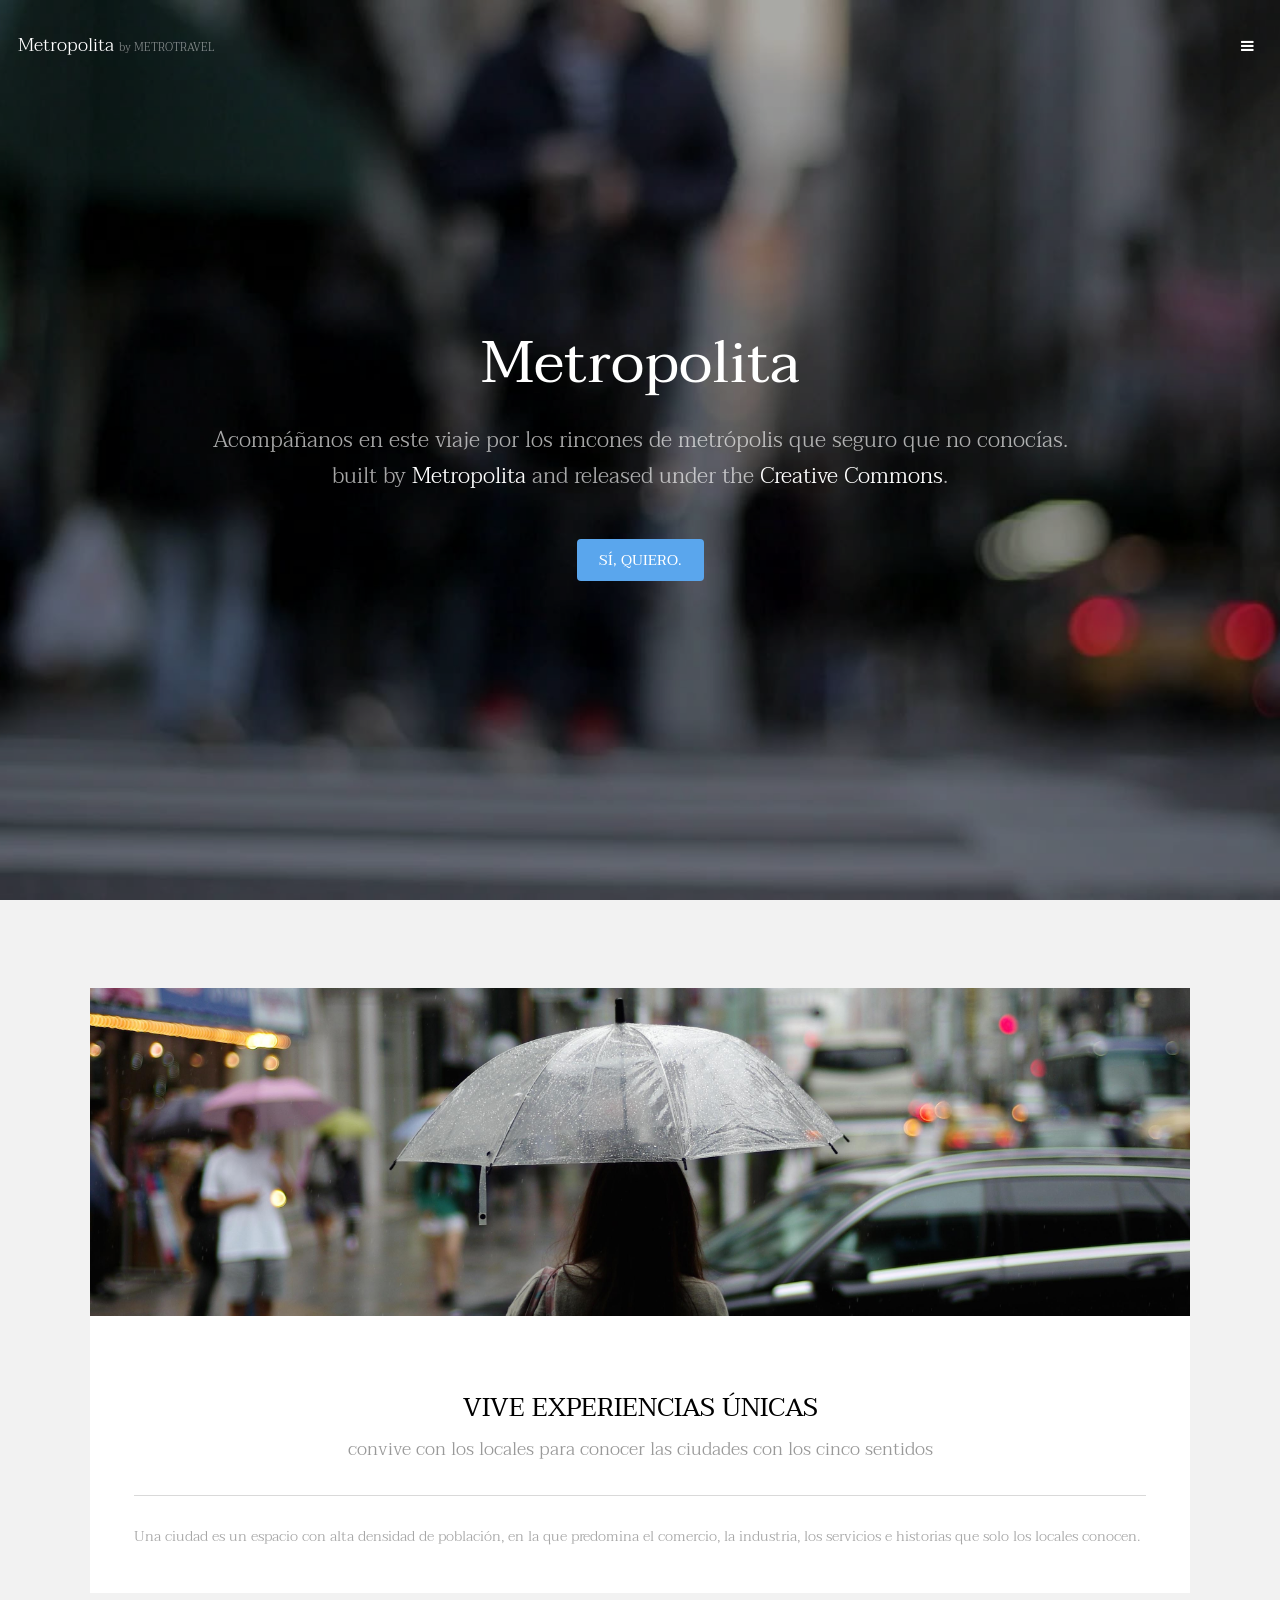
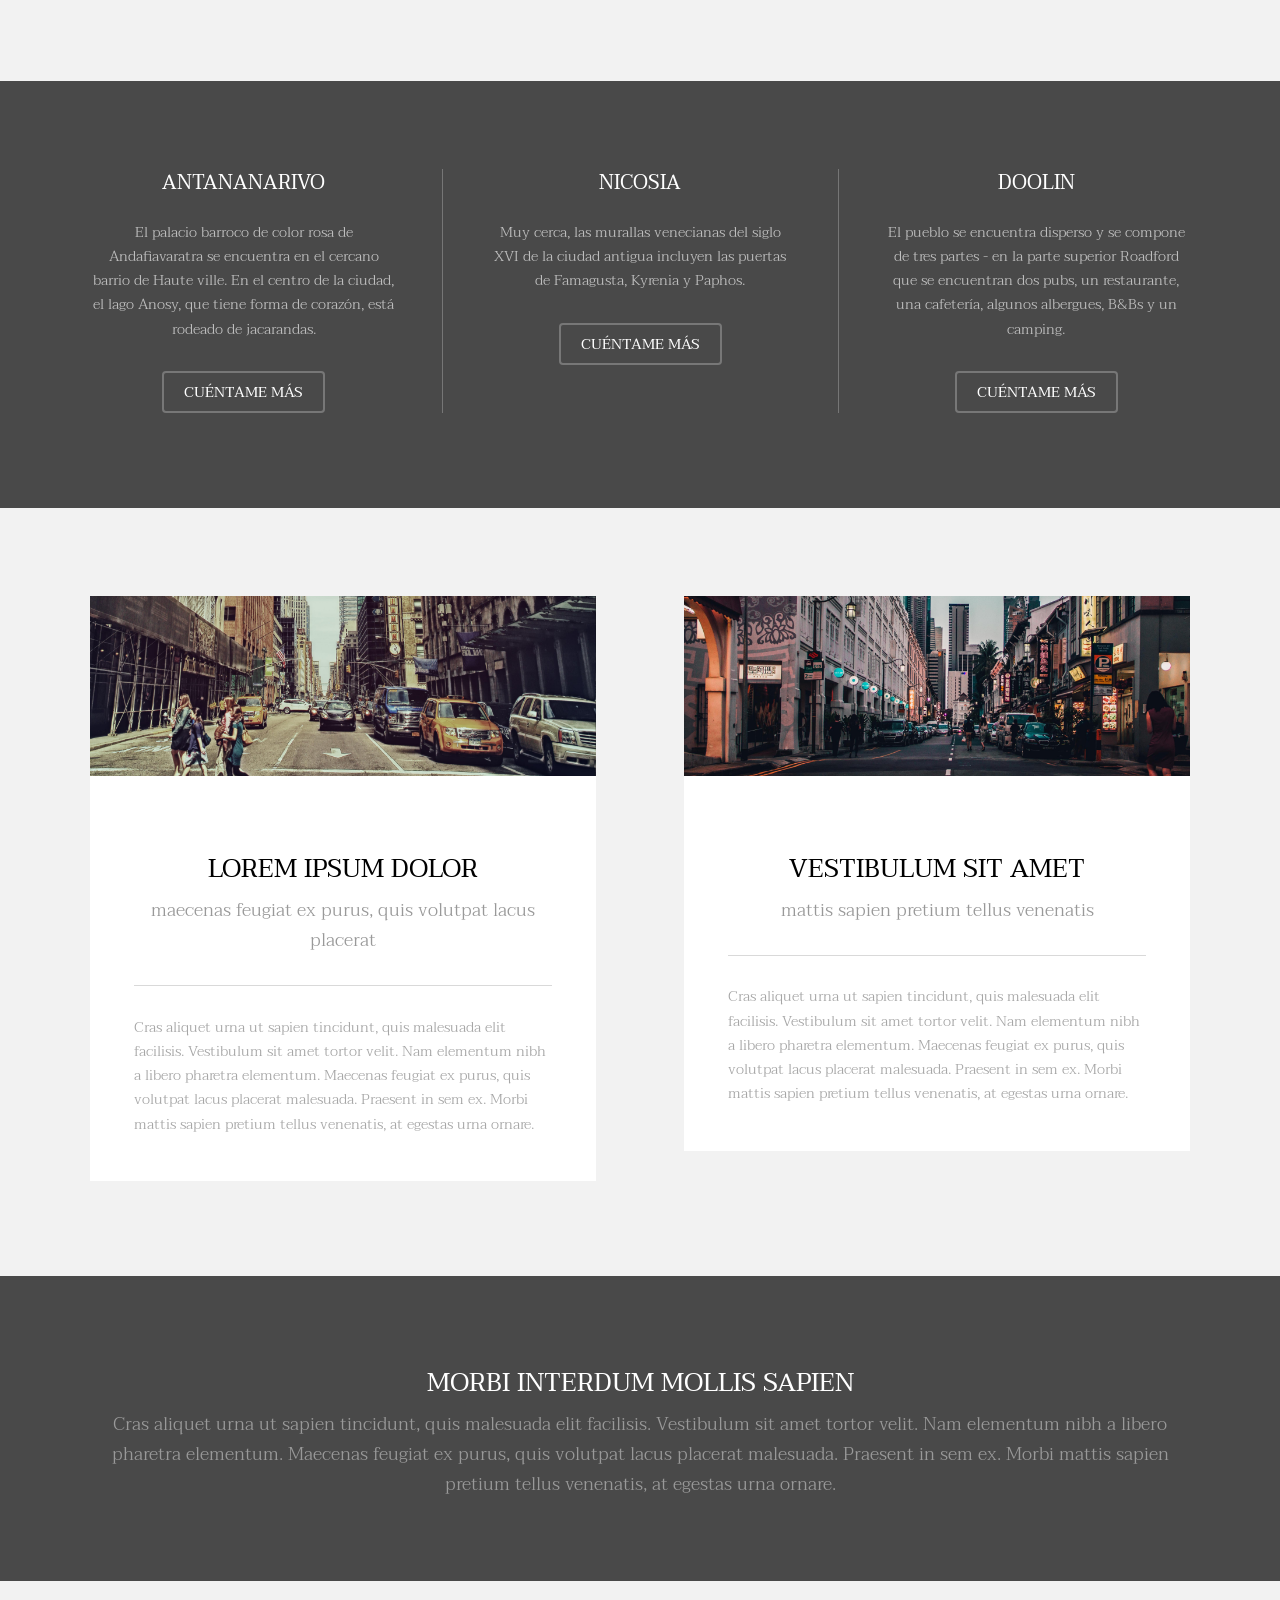
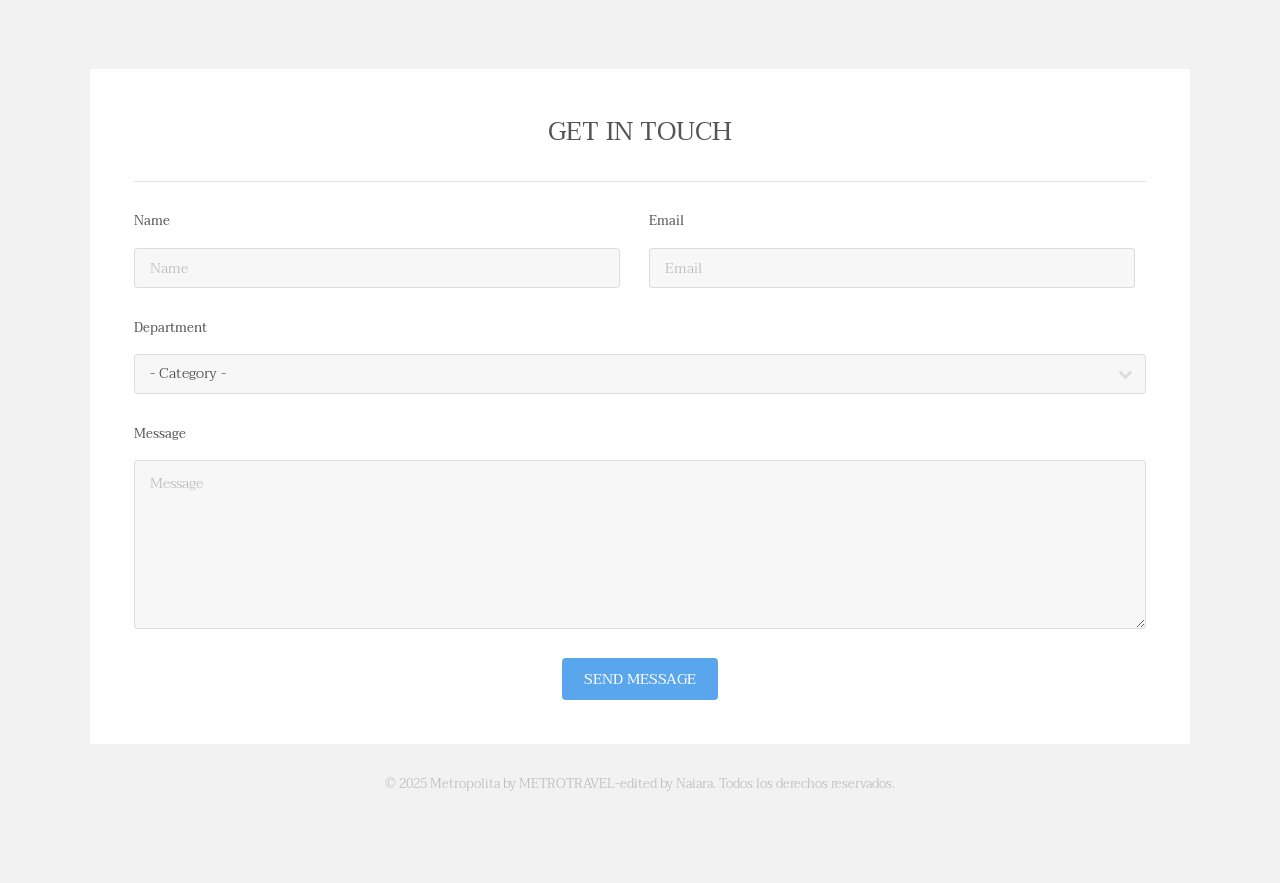
<file: index.html>
<!DOCTYPE HTML>
<!--
	Transitive by TEMPLATED
	templated.co @templatedco
	Released for free under the Creative Commons Attribution 3.0 license (templated.co/license)
-->
<html>
	<head>
		<title>Metropolita by Naiara </title>
		<meta charset="utf-8" />
		<meta name="viewport" content="width=device-width, initial-scale=1" />
		<link rel="stylesheet" href="assets/css/main.css" />
	</head>
	<body>

		<!-- Header -->
			<header id="header" class="alt">
				<div class="logo"><a href="index.html">Metropolita <span>by METROTRAVEL </span></a></div>
				<a href="#menu" class="toggle"><span>Menu</span></a>
			</header>

		<!-- Nav -->
			<nav id="menu">
				<ul class="links">
					<li><a href="index.html">Home</a></li>
					<li><a href="generic.html">Generic</a></li>
					<li><a href="elements.html">Elements</a></li>
				</ul>
			</nav>

		<!-- Banner -->
		<!--
			To use a video as your background, set data-video to the name of your video without
			its extension (eg. images/banner). Your video must be available in both .mp4 and .webm
			formats to work correctly.
		-->
			<section id="banner" data-video="images/banner">
				<div class="inner">
					<h1>Metropolita </h1>
					<p>Acompáñanos en este viaje por los rincones de metrópolis que seguro que no conocías.<br />
					built by <a href="https://templated.co/">Metropolita</a> and released under the <a href="https://templated.co/license">Creative Commons</a>.</p>
					<a href="#one" class="button special scrolly">Sí, quiero.</a>
				</div>
			</section>

		<!-- One -->
			<section id="one" class="wrapper style2">
				<div class="inner">
					<div>
						<div class="box">
							<div class="image fit">
								<img src="images/pic01.jpg" alt="" />
							</div>
							<div class="content">
								<header class="align-center">
									<h2>VIVE EXPERIENCIAS ÚNICAS</h2>
									<p>convive con los locales para conocer las ciudades con los cinco sentidos</p>
								</header>
								<hr />
								<p> Una ciudad es un espacio con alta densidad de población, en la que predomina el comercio, la industria, los servicios e historias que solo los locales conocen.</p>
							</div>
						</div>
					</div>
				</div>
			</section>

		<!-- Two -->
			<section id="two" class="wrapper style3">
				<div class="inner">
					<div id="flexgrid">
						<div>
							<header>
								<h3>ANTANANARIVO</h3>
							</header>
							<p>El palacio barroco de color rosa de Andafiavaratra se encuentra en el cercano barrio de Haute ville. En el centro de la ciudad, el lago Anosy, que tiene forma de corazón, está rodeado de jacarandas. </p>
							<ul class="actions">
								<li><a href="#" class="button alt">CUÉNTAME MÁS</a></li>
							</ul>
						</div>
						<div>
							<header>
								<h3>NICOSIA</h3>
							</header>
							<p>Muy cerca, las murallas venecianas del siglo XVI de la ciudad antigua incluyen las puertas de Famagusta, Kyrenia y Paphos. </p>
							<ul class="actions">
								<li><a href="#" class="button alt">CUÉNTAME MÁS</a></li>
							</ul>
						</div>
						<div>
							<header>
								<h3>DOOLIN</h3>
							</header>
							<p>El pueblo se encuentra disperso y se compone de tres partes - en la parte superior Roadford  que se encuentran dos pubs, un restaurante, una cafetería, algunos albergues, B&Bs y un camping. </p>
							<ul class="actions">
								<li><a href="#" class="button alt">CUÉNTAME MÁS</a></li>
							</ul>
						</div>
					</div>
				</div>
			</section>

		<!-- Three -->
			<section id="three" class="wrapper style2">
				<div class="inner">
					<div class="grid-style">

						<div>
							<div class="box">
								<div class="image fit">
									<img src="images/pic02.jpg" alt="" />
								</div>
								<div class="content">
									<header class="align-center">
										<h2>Lorem ipsum dolor</h2>
										<p>maecenas feugiat ex purus, quis volutpat lacus placerat</p>
									</header>
									<hr />
									<p> Cras aliquet urna ut sapien tincidunt, quis malesuada elit facilisis. Vestibulum sit amet tortor velit. Nam elementum nibh a libero pharetra elementum. Maecenas feugiat ex purus, quis volutpat lacus placerat malesuada. Praesent in sem ex. Morbi mattis sapien pretium tellus venenatis, at egestas urna ornare.</p>
								</div>
							</div>
						</div>

						<div>
							<div class="box">
								<div class="image fit">
									<img src="images/pic03.jpg" alt="" />
								</div>
								<div class="content">
									<header class="align-center">
										<h2>Vestibulum sit amet</h2>
										<p>mattis sapien pretium tellus venenatis</p>
									</header>
									<hr />
									<p> Cras aliquet urna ut sapien tincidunt, quis malesuada elit facilisis. Vestibulum sit amet tortor velit. Nam elementum nibh a libero pharetra elementum. Maecenas feugiat ex purus, quis volutpat lacus placerat malesuada. Praesent in sem ex. Morbi mattis sapien pretium tellus venenatis, at egestas urna ornare.</p>
								</div>
							</div>
						</div>

					</div>
				</div>
			</section>

		<!-- Four -->
			<section id="four" class="wrapper style3">
				<div class="inner">

					<header class="align-center">
						<h2>Morbi interdum mollis sapien</h2>
						<p>Cras aliquet urna ut sapien tincidunt, quis malesuada elit facilisis. Vestibulum sit amet tortor velit. Nam elementum nibh a libero pharetra elementum. Maecenas feugiat ex purus, quis volutpat lacus placerat malesuada. Praesent in sem ex. Morbi mattis sapien pretium tellus venenatis, at egestas urna ornare.</p>
					</header>

				</div>
			</section>

		<!-- Footer -->
			<footer id="footer" class="wrapper">
				<div class="inner">
					<section>
						<div class="box">
							<div class="content">
								<h2 class="align-center">Get in Touch</h2>
								<hr />
								<form action="#" method="post">
									<div class="field half first">
										<label for="name">Name</label>
										<input name="name" id="name" type="text" placeholder="Name">
									</div>
									<div class="field half">
										<label for="email">Email</label>
										<input name="email" id="email" type="email" placeholder="Email">
									</div>
									<div class="field">
										<label for="dept">Department</label>
										<div class="select-wrapper">
											<select name="dept" id="dept">
												<option value="">- Category -</option>
												<option value="1">Manufacturing</option>
												<option value="1">Shipping</option>
												<option value="1">Administration</option>
												<option value="1">Human Resources</option>
											</select>
										</div>
									</div>
									<div class="field">
										<label for="message">Message</label>
										<textarea name="message" id="message" rows="6" placeholder="Message"></textarea>
									</div>
									<ul class="actions align-center">
										<li><input value="Send Message" class="button special" type="submit"></li>
									</ul>
								</form>
							</div>
						</div>
					</section>
					<div class="copyright">
						&copy; 2025 Metropolita by METROTRAVEL-edited by Naiara. Todos los derechos reservados.
					</div>
				</div>
			</footer>

		<!-- Scripts -->
			<script src="assets/js/jquery.min.js"></script>
			<script src="assets/js/jquery.scrolly.min.js"></script>
			<script src="assets/js/jquery.scrollex.min.js"></script>
			<script src="assets/js/skel.min.js"></script>
			<script src="assets/js/util.js"></script>
			<script src="assets/js/main.js"></script>

	</body>
</html>
</file>
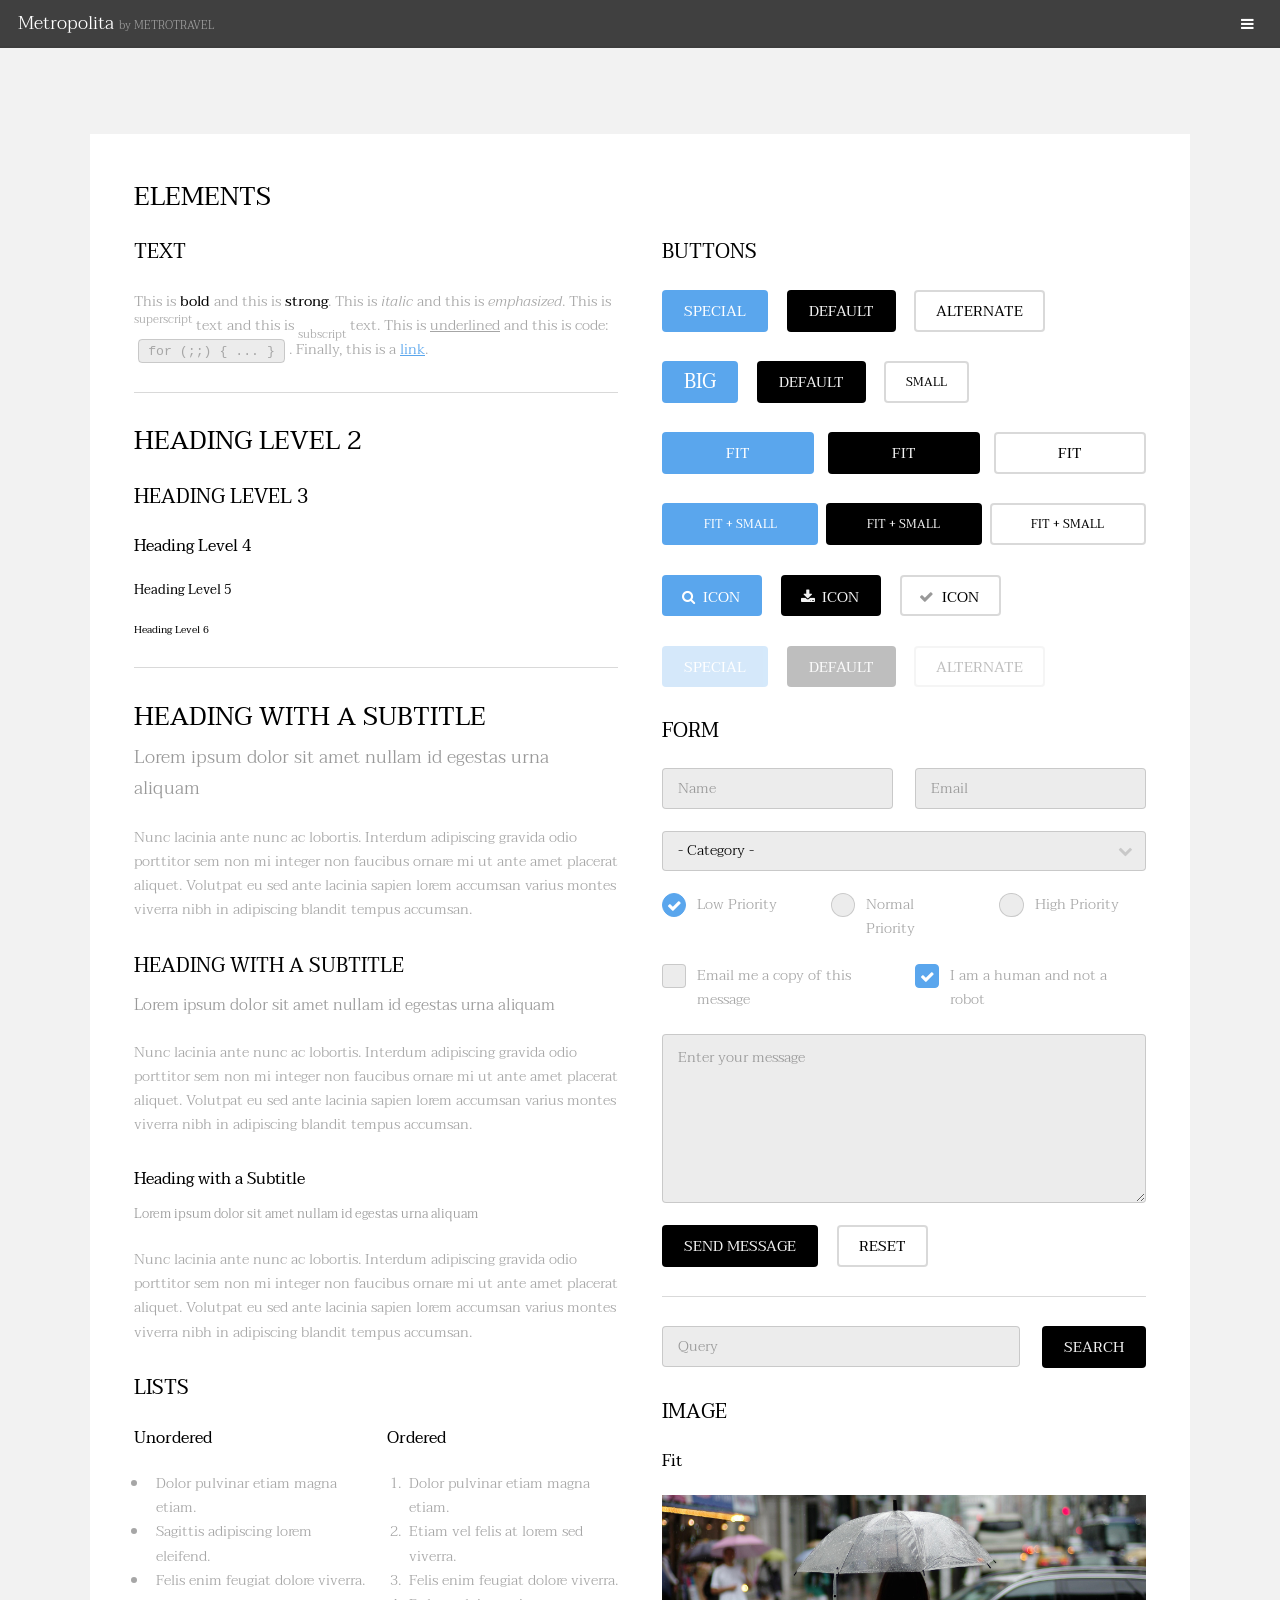
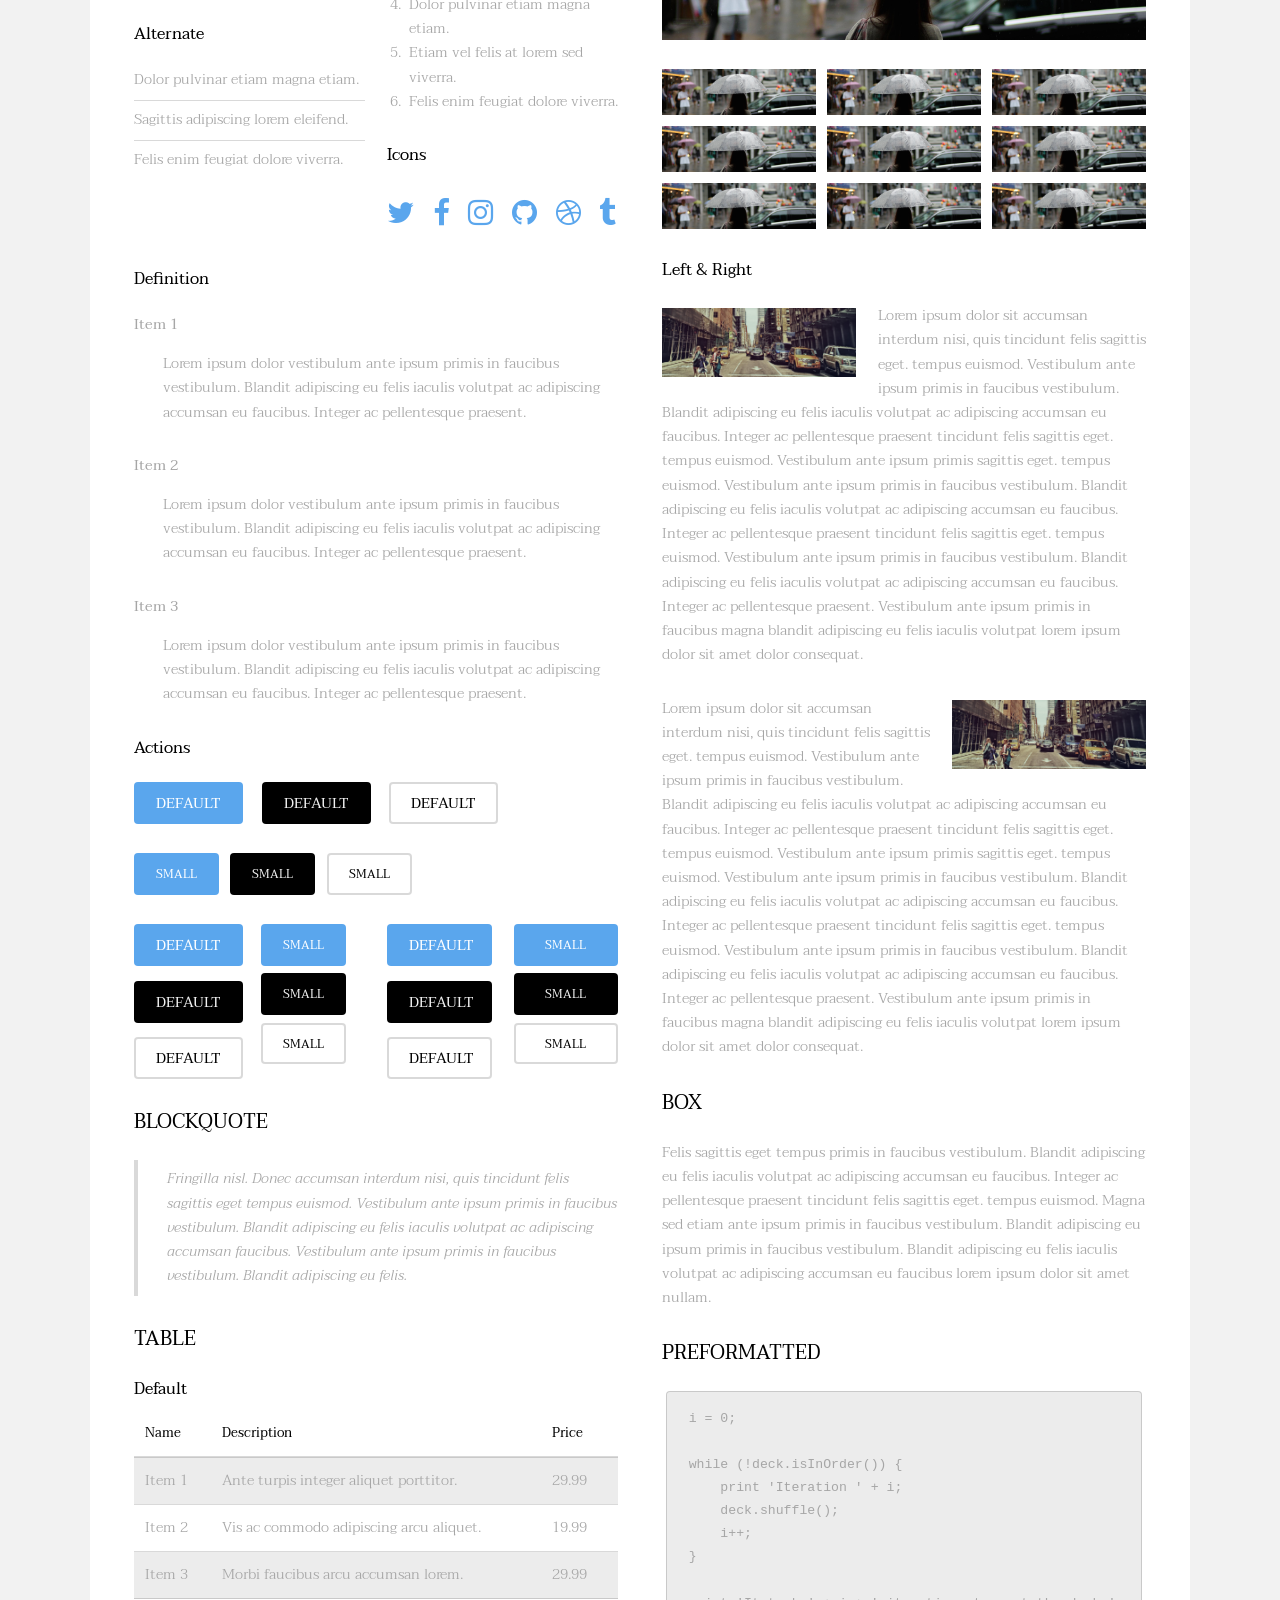
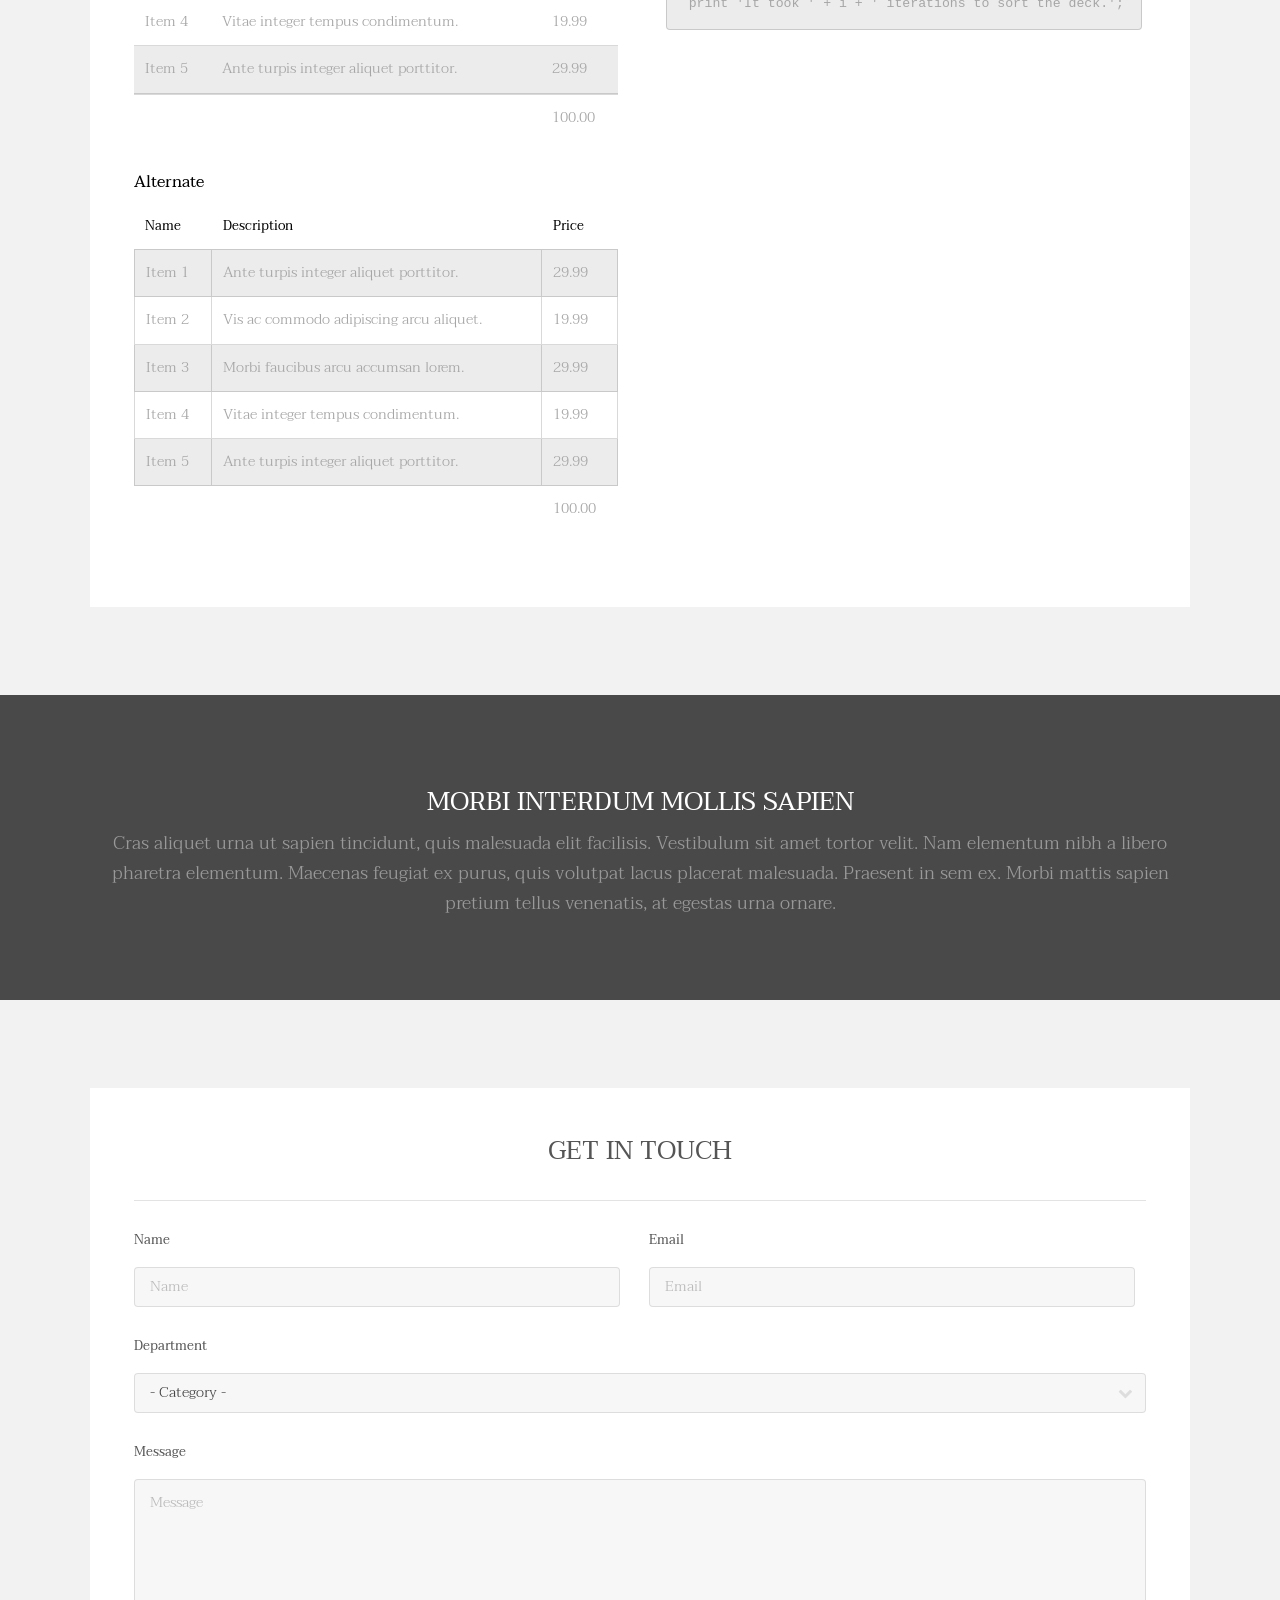
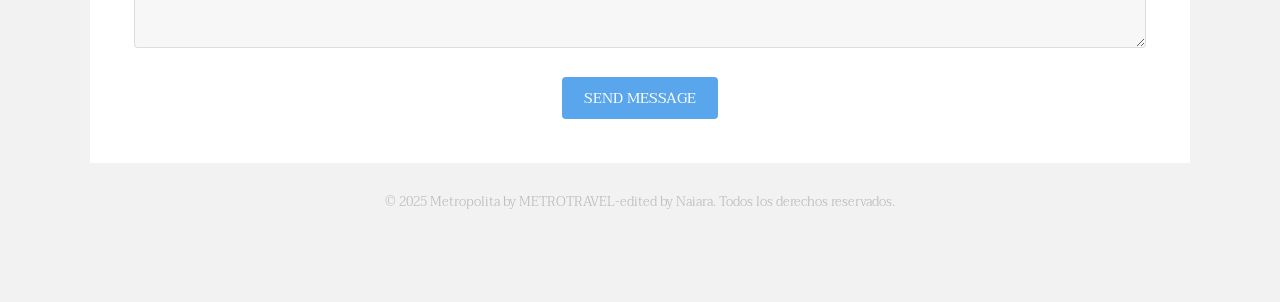
<file: elements.html>
<!DOCTYPE HTML>
<!--
	Transitive by TEMPLATED
	templated.co @templatedco
	Released for free under the Creative Commons Attribution 3.0 license (templated.co/license)
-->
<html>
	<head>
		<title>Metropolita by Naiara </title>
		<meta charset="utf-8" />
		<meta name="viewport" content="width=device-width, initial-scale=1" />
		<link rel="stylesheet" href="assets/css/main.css" />
	</head>
	<body class="subpage">

		<!-- Header -->
			<header id="header">
				<div class="logo"><a href="index.html">Metropolita <span>by METROTRAVEL </span></a></div>
				<a href="#menu" class="toggle"><span>Menu</span></a>
			</header>

		<!-- Nav -->
			<nav id="menu">
				<ul class="links">
					<li><a href="index.html">Home</a></li>
					<li><a href="generic.html">Generic</a></li>
					<li><a href="elements.html">Elements</a></li>
				</ul>
			</nav>

		<!-- One -->
			<section id="one" class="wrapper style2">
				<div class="inner">
					<div class="box">
					<div class="content">

					<!-- Elements -->
						<h2 id="elements">Elements</h2>
						<div class="row 200%">
							<div class="6u 12u$(medium)">

								<!-- Text stuff -->
									<h3>Text</h3>
									<p>This is <b>bold</b> and this is <strong>strong</strong>. This is <i>italic</i> and this is <em>emphasized</em>.
									This is <sup>superscript</sup> text and this is <sub>subscript</sub> text.
									This is <u>underlined</u> and this is code: <code>for (;;) { ... }</code>.
									Finally, this is a <a href="#">link</a>.</p>
									<hr />
									<h2>Heading Level 2</h2>
									<h3>Heading Level 3</h3>
									<h4>Heading Level 4</h4>
									<h5>Heading Level 5</h5>
									<h6>Heading Level 6</h6>
									<hr />
									<header>
										<h2>Heading with a Subtitle</h2>
										<p>Lorem ipsum dolor sit amet nullam id egestas urna aliquam</p>
									</header>
									<p>Nunc lacinia ante nunc ac lobortis. Interdum adipiscing gravida odio porttitor sem non mi integer non faucibus ornare mi ut ante amet placerat aliquet. Volutpat eu sed ante lacinia sapien lorem accumsan varius montes viverra nibh in adipiscing blandit tempus accumsan.</p>
									<header>
										<h3>Heading with a Subtitle</h3>
										<p>Lorem ipsum dolor sit amet nullam id egestas urna aliquam</p>
									</header>
									<p>Nunc lacinia ante nunc ac lobortis. Interdum adipiscing gravida odio porttitor sem non mi integer non faucibus ornare mi ut ante amet placerat aliquet. Volutpat eu sed ante lacinia sapien lorem accumsan varius montes viverra nibh in adipiscing blandit tempus accumsan.</p>
									<header>
										<h4>Heading with a Subtitle</h4>
										<p>Lorem ipsum dolor sit amet nullam id egestas urna aliquam</p>
									</header>
									<p>Nunc lacinia ante nunc ac lobortis. Interdum adipiscing gravida odio porttitor sem non mi integer non faucibus ornare mi ut ante amet placerat aliquet. Volutpat eu sed ante lacinia sapien lorem accumsan varius montes viverra nibh in adipiscing blandit tempus accumsan.</p>

								<!-- Lists -->
									<h3>Lists</h3>
									<div class="row">
										<div class="6u 12u$(small)">

											<h4>Unordered</h4>
											<ul>
												<li>Dolor pulvinar etiam magna etiam.</li>
												<li>Sagittis adipiscing lorem eleifend.</li>
												<li>Felis enim feugiat dolore viverra.</li>
											</ul>

											<h4>Alternate</h4>
											<ul class="alt">
												<li>Dolor pulvinar etiam magna etiam.</li>
												<li>Sagittis adipiscing lorem eleifend.</li>
												<li>Felis enim feugiat dolore viverra.</li>
											</ul>

										</div>
										<div class="6u$ 12u$(small)">

											<h4>Ordered</h4>
											<ol>
												<li>Dolor pulvinar etiam magna etiam.</li>
												<li>Etiam vel felis at lorem sed viverra.</li>
												<li>Felis enim feugiat dolore viverra.</li>
												<li>Dolor pulvinar etiam magna etiam.</li>
												<li>Etiam vel felis at lorem sed viverra.</li>
												<li>Felis enim feugiat dolore viverra.</li>
											</ol>

											<h4>Icons</h4>
											<ul class="icons">
												<li><a href="#" class="icon fa-twitter"><span class="label">Twitter</span></a></li>
												<li><a href="#" class="icon fa-facebook"><span class="label">Facebook</span></a></li>
												<li><a href="#" class="icon fa-instagram"><span class="label">Instagram</span></a></li>
												<li><a href="#" class="icon fa-github"><span class="label">Github</span></a></li>
												<li><a href="#" class="icon fa-dribbble"><span class="label">Dribbble</span></a></li>
												<li><a href="#" class="icon fa-tumblr"><span class="label">Tumblr</span></a></li>
											</ul>

										</div>
									</div>
									<h4>Definition</h4>
									<dl>
										<dt>Item 1</dt>
										<dd>
											<p>Lorem ipsum dolor vestibulum ante ipsum primis in faucibus vestibulum. Blandit adipiscing eu felis iaculis volutpat ac adipiscing accumsan eu faucibus. Integer ac pellentesque praesent.</p>
										</dd>
										<dt>Item 2</dt>
										<dd>
											<p>Lorem ipsum dolor vestibulum ante ipsum primis in faucibus vestibulum. Blandit adipiscing eu felis iaculis volutpat ac adipiscing accumsan eu faucibus. Integer ac pellentesque praesent.</p>
										</dd>
										<dt>Item 3</dt>
										<dd>
											<p>Lorem ipsum dolor vestibulum ante ipsum primis in faucibus vestibulum. Blandit adipiscing eu felis iaculis volutpat ac adipiscing accumsan eu faucibus. Integer ac pellentesque praesent.</p>
										</dd>
									</dl>

									<h4>Actions</h4>
									<ul class="actions">
										<li><a href="#" class="button special">Default</a></li>
										<li><a href="#" class="button">Default</a></li>
										<li><a href="#" class="button alt">Default</a></li>
									</ul>
									<ul class="actions small">
										<li><a href="#" class="button special small">Small</a></li>
										<li><a href="#" class="button small">Small</a></li>
										<li><a href="#" class="button alt small">Small</a></li>
									</ul>
									<div class="row">
										<div class="3u 12u$(small)">
											<ul class="actions vertical">
												<li><a href="#" class="button special">Default</a></li>
												<li><a href="#" class="button">Default</a></li>
												<li><a href="#" class="button alt">Default</a></li>
											</ul>
										</div>
										<div class="3u 12u$(small)">
											<ul class="actions vertical small">
												<li><a href="#" class="button special small">Small</a></li>
												<li><a href="#" class="button small">Small</a></li>
												<li><a href="#" class="button alt small">Small</a></li>
											</ul>
										</div>
										<div class="3u 12u$(small)">
											<ul class="actions vertical">
												<li><a href="#" class="button special fit">Default</a></li>
												<li><a href="#" class="button fit">Default</a></li>
												<li><a href="#" class="button alt fit">Default</a></li>
											</ul>
										</div>
										<div class="3u$ 12u$(small)">
											<ul class="actions vertical small">
												<li><a href="#" class="button special small fit">Small</a></li>
												<li><a href="#" class="button small fit">Small</a></li>
												<li><a href="#" class="button alt small fit">Small</a></li>
											</ul>
										</div>
									</div>

								<!-- Blockquote -->
									<h3>Blockquote</h3>
									<blockquote>Fringilla nisl. Donec accumsan interdum nisi, quis tincidunt felis sagittis eget tempus euismod. Vestibulum ante ipsum primis in faucibus vestibulum. Blandit adipiscing eu felis iaculis volutpat ac adipiscing accumsan faucibus. Vestibulum ante ipsum primis in faucibus vestibulum. Blandit adipiscing eu felis.</blockquote>

								<!-- Table -->
									<h3>Table</h3>

									<h4>Default</h4>
									<div class="table-wrapper">
										<table>
											<thead>
												<tr>
													<th>Name</th>
													<th>Description</th>
													<th>Price</th>
												</tr>
											</thead>
											<tbody>
												<tr>
													<td>Item 1</td>
													<td>Ante turpis integer aliquet porttitor.</td>
													<td>29.99</td>
												</tr>
												<tr>
													<td>Item 2</td>
													<td>Vis ac commodo adipiscing arcu aliquet.</td>
													<td>19.99</td>
												</tr>
												<tr>
													<td>Item 3</td>
													<td> Morbi faucibus arcu accumsan lorem.</td>
													<td>29.99</td>
												</tr>
												<tr>
													<td>Item 4</td>
													<td>Vitae integer tempus condimentum.</td>
													<td>19.99</td>
												</tr>
												<tr>
													<td>Item 5</td>
													<td>Ante turpis integer aliquet porttitor.</td>
													<td>29.99</td>
												</tr>
											</tbody>
											<tfoot>
												<tr>
													<td colspan="2"></td>
													<td>100.00</td>
												</tr>
											</tfoot>
										</table>
									</div>

									<h4>Alternate</h4>
									<div class="table-wrapper">
										<table class="alt">
											<thead>
												<tr>
													<th>Name</th>
													<th>Description</th>
													<th>Price</th>
												</tr>
											</thead>
											<tbody>
												<tr>
													<td>Item 1</td>
													<td>Ante turpis integer aliquet porttitor.</td>
													<td>29.99</td>
												</tr>
												<tr>
													<td>Item 2</td>
													<td>Vis ac commodo adipiscing arcu aliquet.</td>
													<td>19.99</td>
												</tr>
												<tr>
													<td>Item 3</td>
													<td> Morbi faucibus arcu accumsan lorem.</td>
													<td>29.99</td>
												</tr>
												<tr>
													<td>Item 4</td>
													<td>Vitae integer tempus condimentum.</td>
													<td>19.99</td>
												</tr>
												<tr>
													<td>Item 5</td>
													<td>Ante turpis integer aliquet porttitor.</td>
													<td>29.99</td>
												</tr>
											</tbody>
											<tfoot>
												<tr>
													<td colspan="2"></td>
													<td>100.00</td>
												</tr>
											</tfoot>
										</table>
									</div>

							</div>
							<div class="6u$ 12u$(medium)">

								<!-- Buttons -->
									<h3>Buttons</h3>
									<ul class="actions">
										<li><a href="#" class="button special">Special</a></li>
										<li><a href="#" class="button">Default</a></li>
										<li><a href="#" class="button alt">Alternate</a></li>
									</ul>
									<ul class="actions">
										<li><a href="#" class="button special big">Big</a></li>
										<li><a href="#" class="button">Default</a></li>
										<li><a href="#" class="button alt small">Small</a></li>
									</ul>
									<ul class="actions fit">
										<li><a href="#" class="button special fit">Fit</a></li>
										<li><a href="#" class="button fit">Fit</a></li>
										<li><a href="#" class="button alt fit">Fit</a></li>
									</ul>
									<ul class="actions fit small">
										<li><a href="#" class="button special fit small">Fit + Small</a></li>
										<li><a href="#" class="button fit small">Fit + Small</a></li>
										<li><a href="#" class="button alt fit small">Fit + Small</a></li>
									</ul>
									<ul class="actions">
										<li><a href="#" class="button special icon fa-search">Icon</a></li>
										<li><a href="#" class="button icon fa-download">Icon</a></li>
										<li><a href="#" class="button alt icon fa-check">Icon</a></li>
									</ul>
									<ul class="actions">
										<li><span class="button special disabled">Special</span></li>
										<li><span class="button disabled">Default</span></li>
										<li><span class="button alt disabled">Alternate</span></li>
									</ul>

								<!-- Form -->
									<h3>Form</h3>

									<form method="post" action="#">
										<div class="row uniform">
											<div class="6u 12u$(xsmall)">
												<input type="text" name="demo-name" id="demo-name" value="" placeholder="Name" />
											</div>
											<div class="6u$ 12u$(xsmall)">
												<input type="email" name="demo-email" id="demo-email" value="" placeholder="Email" />
											</div>
											<!-- Break -->
											<div class="12u$">
												<div class="select-wrapper">
													<select name="demo-category" id="demo-category">
														<option value="">- Category -</option>
														<option value="1">Manufacturing</option>
														<option value="1">Shipping</option>
														<option value="1">Administration</option>
														<option value="1">Human Resources</option>
													</select>
												</div>
											</div>
											<!-- Break -->
											<div class="4u 12u$(small)">
												<input type="radio" id="demo-priority-low" name="demo-priority" checked>
												<label for="demo-priority-low">Low Priority</label>
											</div>
											<div class="4u 12u$(small)">
												<input type="radio" id="demo-priority-normal" name="demo-priority">
												<label for="demo-priority-normal">Normal Priority</label>
											</div>
											<div class="4u$ 12u$(small)">
												<input type="radio" id="demo-priority-high" name="demo-priority">
												<label for="demo-priority-high">High Priority</label>
											</div>
											<!-- Break -->
											<div class="6u 12u$(small)">
												<input type="checkbox" id="demo-copy" name="demo-copy">
												<label for="demo-copy">Email me a copy of this message</label>
											</div>
											<div class="6u$ 12u$(small)">
												<input type="checkbox" id="demo-human" name="demo-human" checked>
												<label for="demo-human">I am a human and not a robot</label>
											</div>
											<!-- Break -->
											<div class="12u$">
												<textarea name="demo-message" id="demo-message" placeholder="Enter your message" rows="6"></textarea>
											</div>
											<!-- Break -->
											<div class="12u$">
												<ul class="actions">
													<li><input type="submit" value="Send Message" /></li>
													<li><input type="reset" value="Reset" class="alt" /></li>
												</ul>
											</div>
										</div>
									</form>

									<hr />

									<form method="post" action="#">
										<div class="row uniform">
											<div class="9u 12u$(small)">
												<input type="text" name="query" id="query" value="" placeholder="Query" />
											</div>
											<div class="3u$ 12u$(small)">
												<input type="submit" value="Search" class="fit" />
											</div>
										</div>
									</form>

								<!-- Image -->
									<h3>Image</h3>

									<h4>Fit</h4>
									<span class="image fit"><img src="images/pic01.jpg" alt="" /></span>
									<div class="box alt">
										<div class="row 50% uniform">
											<div class="4u"><span class="image fit"><img src="images/pic01.jpg" alt="" /></span></div>
											<div class="4u"><span class="image fit"><img src="images/pic01.jpg" alt="" /></span></div>
											<div class="4u$"><span class="image fit"><img src="images/pic01.jpg" alt="" /></span></div>
											<!-- Break -->
											<div class="4u"><span class="image fit"><img src="images/pic01.jpg" alt="" /></span></div>
											<div class="4u"><span class="image fit"><img src="images/pic01.jpg" alt="" /></span></div>
											<div class="4u$"><span class="image fit"><img src="images/pic01.jpg" alt="" /></span></div>
											<!-- Break -->
											<div class="4u"><span class="image fit"><img src="images/pic01.jpg" alt="" /></span></div>
											<div class="4u"><span class="image fit"><img src="images/pic01.jpg" alt="" /></span></div>
											<div class="4u$"><span class="image fit"><img src="images/pic01.jpg" alt="" /></span></div>
										</div>
									</div>

									<h4>Left &amp; Right</h4>
									<p><span class="image left"><img src="images/pic02.jpg" alt="" /></span>Lorem ipsum dolor sit accumsan interdum nisi, quis tincidunt felis sagittis eget. tempus euismod. Vestibulum ante ipsum primis in faucibus vestibulum. Blandit adipiscing eu felis iaculis volutpat ac adipiscing accumsan eu faucibus. Integer ac pellentesque praesent tincidunt felis sagittis eget. tempus euismod. Vestibulum ante ipsum primis sagittis eget. tempus euismod. Vestibulum ante ipsum primis in faucibus vestibulum. Blandit adipiscing eu felis iaculis volutpat ac adipiscing accumsan eu faucibus. Integer ac pellentesque praesent tincidunt felis sagittis eget. tempus euismod. Vestibulum ante ipsum primis in faucibus vestibulum. Blandit adipiscing eu felis iaculis volutpat ac adipiscing accumsan eu faucibus. Integer ac pellentesque praesent. Vestibulum ante ipsum primis in faucibus magna blandit adipiscing eu felis iaculis volutpat lorem ipsum dolor sit amet dolor consequat.</p>
									<p><span class="image right"><img src="images/pic02.jpg" alt="" /></span>Lorem ipsum dolor sit accumsan interdum nisi, quis tincidunt felis sagittis eget. tempus euismod. Vestibulum ante ipsum primis in faucibus vestibulum. Blandit adipiscing eu felis iaculis volutpat ac adipiscing accumsan eu faucibus. Integer ac pellentesque praesent tincidunt felis sagittis eget. tempus euismod. Vestibulum ante ipsum primis sagittis eget. tempus euismod. Vestibulum ante ipsum primis in faucibus vestibulum. Blandit adipiscing eu felis iaculis volutpat ac adipiscing accumsan eu faucibus. Integer ac pellentesque praesent tincidunt felis sagittis eget. tempus euismod. Vestibulum ante ipsum primis in faucibus vestibulum. Blandit adipiscing eu felis iaculis volutpat ac adipiscing accumsan eu faucibus. Integer ac pellentesque praesent. Vestibulum ante ipsum primis in faucibus magna blandit adipiscing eu felis iaculis volutpat lorem ipsum dolor sit amet dolor consequat.</p>

								<!-- Box -->
									<h3>Box</h3>
									<div class="box">
										<p>Felis sagittis eget tempus primis in faucibus vestibulum. Blandit adipiscing eu felis iaculis volutpat ac adipiscing accumsan eu faucibus. Integer ac pellentesque praesent tincidunt felis sagittis eget. tempus euismod. Magna sed etiam ante ipsum primis in faucibus vestibulum. Blandit adipiscing eu ipsum primis in faucibus vestibulum. Blandit adipiscing eu felis iaculis volutpat ac adipiscing accumsan eu faucibus lorem ipsum dolor sit amet nullam.</p>
									</div>

								<!-- Preformatted Code -->
									<h3>Preformatted</h3>
									<pre><code>i = 0;

while (!deck.isInOrder()) {
    print 'Iteration ' + i;
    deck.shuffle();
    i++;
}

print 'It took ' + i + ' iterations to sort the deck.';
</code></pre>

							</div>
						</div>
						</div>
					</div>
				</div>
			</section>

		<!-- Four -->
			<section id="four" class="wrapper style3">
				<div class="inner">

					<header class="align-center">
						<h2>Morbi interdum mollis sapien</h2>
						<p>Cras aliquet urna ut sapien tincidunt, quis malesuada elit facilisis. Vestibulum sit amet tortor velit. Nam elementum nibh a libero pharetra elementum. Maecenas feugiat ex purus, quis volutpat lacus placerat malesuada. Praesent in sem ex. Morbi mattis sapien pretium tellus venenatis, at egestas urna ornare.</p>
					</header>

				</div>
			</section>

		<!-- Footer -->
			<footer id="footer" class="wrapper">
				<div class="inner">
					<section>
						<div class="box">
							<div class="content">
								<h2 class="align-center">Get in Touch</h2>
								<hr />
								<form action="#" method="post">
									<div class="field half first">
										<label for="name">Name</label>
										<input name="name" id="name" type="text" placeholder="Name">
									</div>
									<div class="field half">
										<label for="email">Email</label>
										<input name="email" id="email" type="email" placeholder="Email">
									</div>
									<div class="field">
										<label for="dept">Department</label>
										<div class="select-wrapper">
											<select name="dept" id="dept">
												<option value="">- Category -</option>
												<option value="1">Manufacturing</option>
												<option value="1">Shipping</option>
												<option value="1">Administration</option>
												<option value="1">Human Resources</option>
											</select>
										</div>
									</div>
									<div class="field">
										<label for="message">Message</label>
										<textarea name="message" id="message" rows="6" placeholder="Message"></textarea>
									</div>
									<ul class="actions align-center">
										<li><input value="Send Message" class="button special" type="submit"></li>
									</ul>
								</form>
							</div>
						</div>
					</section>
					<div class="copyright">
						&copy; 2025 Metropolita by METROTRAVEL-edited by Naiara. Todos los derechos reservados.
					</div>
				</div>
			</footer>

		<!-- Scripts -->
			<script src="assets/js/jquery.min.js"></script>
			<script src="assets/js/jquery.scrolly.min.js"></script>
			<script src="assets/js/jquery.scrollex.min.js"></script>
			<script src="assets/js/skel.min.js"></script>
			<script src="assets/js/util.js"></script>
			<script src="assets/js/main.js"></script>

	</body>
</html>
</file>
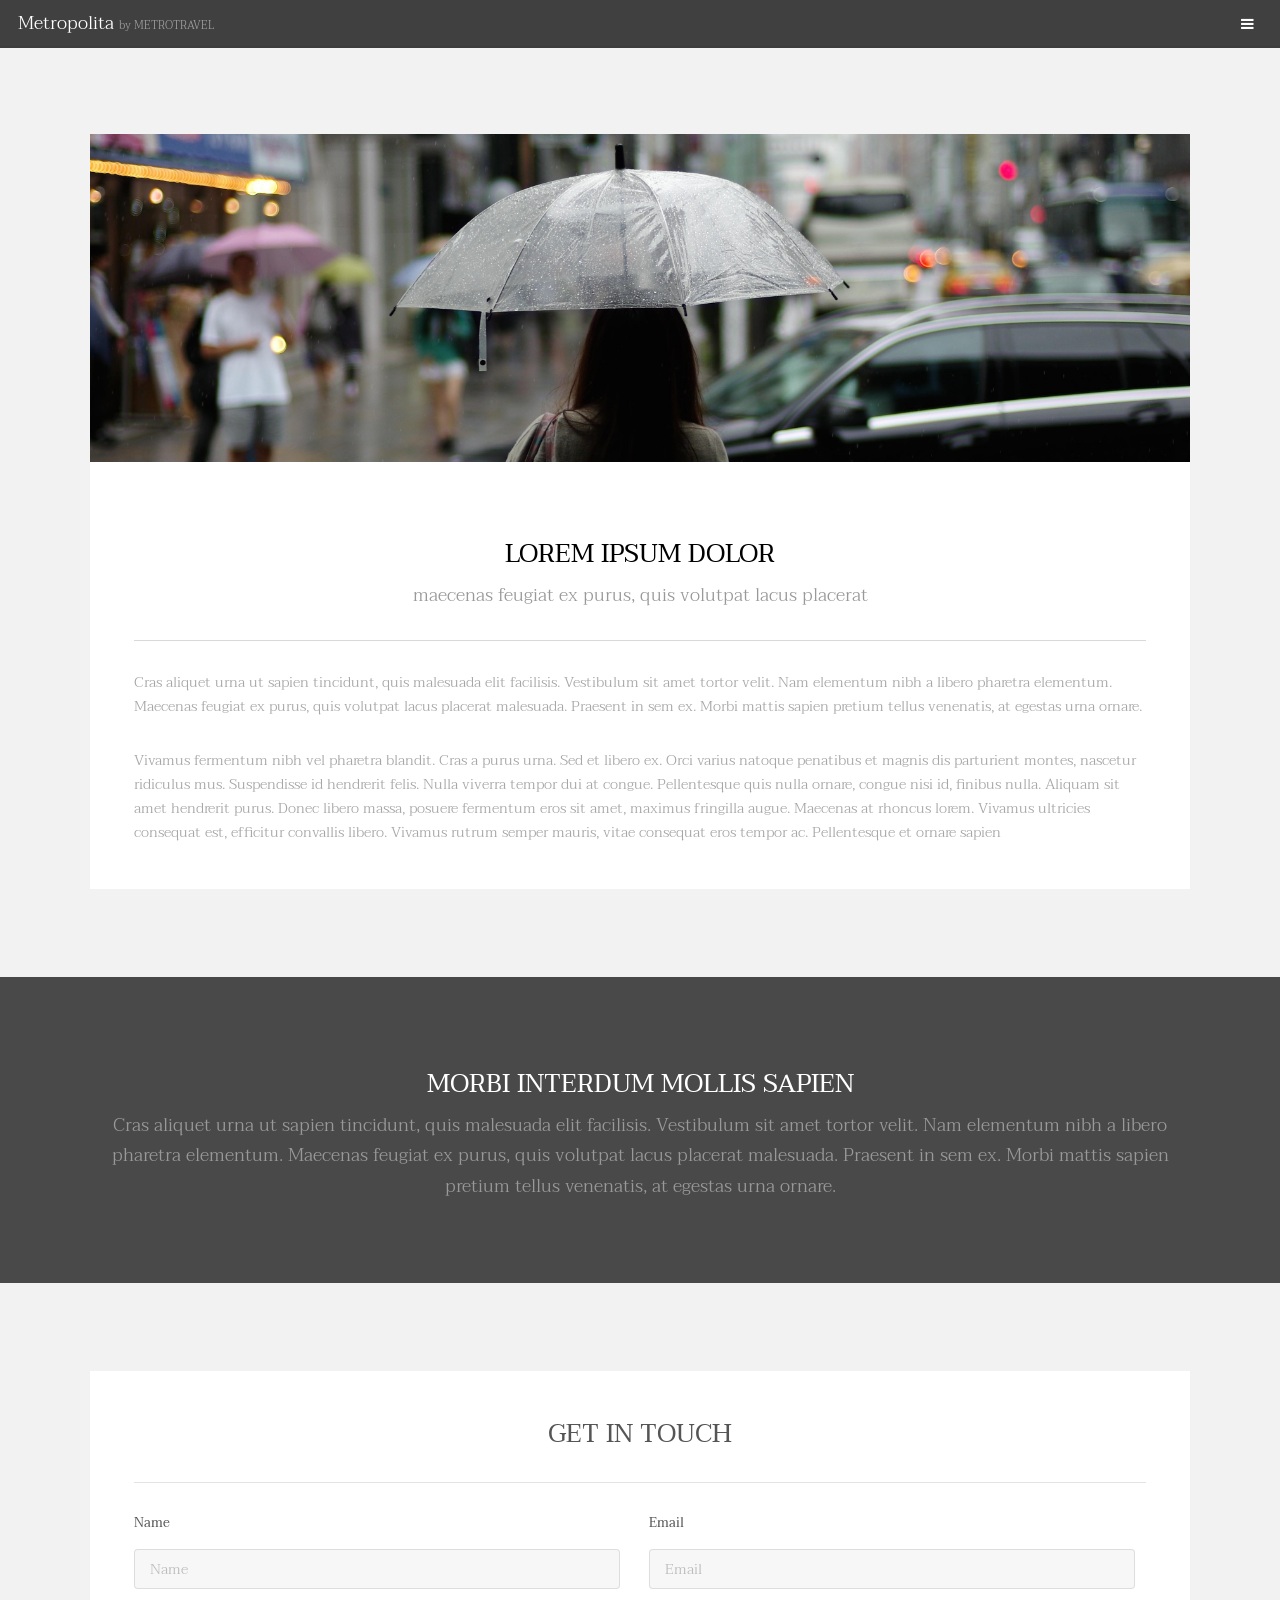
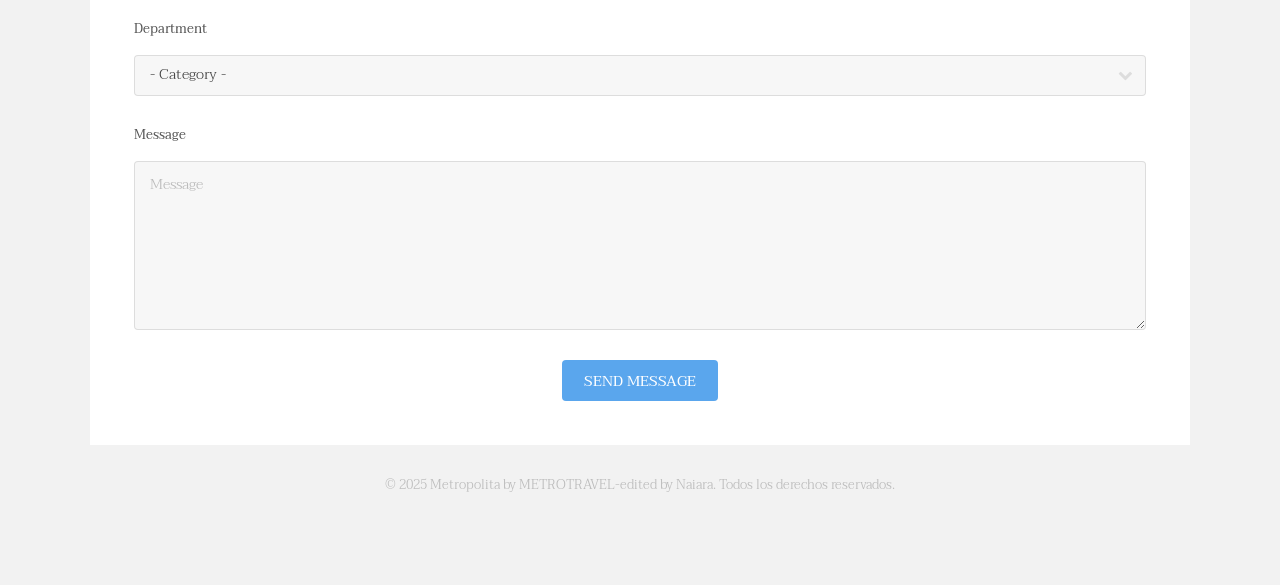
<file: generic.html>
<!DOCTYPE HTML>
<!--
	Transitive by TEMPLATED
	templated.co @templatedco
	Released for free under the Creative Commons Attribution 3.0 license (templated.co/license)
-->
<html>
	<head>
		<title>Metropolita by Naiara </title>
		<meta charset="utf-8" />
		<meta name="viewport" content="width=device-width, initial-scale=1" />
		<link rel="stylesheet" href="assets/css/main.css" />
	</head>
	<body class="subpage">

		<!-- Header -->
			<header id="header">
				<div class="logo"><a href="index.html">Metropolita <span>by METROTRAVEL </span></a></div>
				<a href="#menu" class="toggle"><span>Menu</span></a>
			</header>

		<!-- Nav -->
			<nav id="menu">
				<ul class="links">
					<li><a href="index.html">Home</a></li>
					<li><a href="generic.html">Generic</a></li>
					<li><a href="elements.html">Elements</a></li>
				</ul>
			</nav>

		<!-- One -->
			<section id="one" class="wrapper style2">
				<div class="inner">
					<div class="box">
						<div class="image fit">
							<img src="images/pic01.jpg" alt="" />
						</div>
						<div class="content">
							<header class="align-center">
								<h2>Lorem ipsum dolor</h2>
								<p>maecenas feugiat ex purus, quis volutpat lacus placerat</p>
							</header>
							<hr />
							<p> Cras aliquet urna ut sapien tincidunt, quis malesuada elit facilisis. Vestibulum sit amet tortor velit. Nam elementum nibh a libero pharetra elementum. Maecenas feugiat ex purus, quis volutpat lacus placerat malesuada. Praesent in sem ex. Morbi mattis sapien pretium tellus venenatis, at egestas urna ornare.</p>
							<p>Vivamus fermentum nibh vel pharetra blandit. Cras a purus urna. Sed et libero ex. Orci varius natoque penatibus et magnis dis parturient montes, nascetur ridiculus mus. Suspendisse id hendrerit felis. Nulla viverra tempor dui at congue. Pellentesque quis nulla ornare, congue nisi id, finibus nulla. Aliquam sit amet hendrerit purus. Donec libero massa, posuere fermentum eros sit amet, maximus fringilla augue. Maecenas at rhoncus lorem. Vivamus ultricies consequat est, efficitur convallis libero. Vivamus rutrum semper mauris, vitae consequat eros tempor ac. Pellentesque et ornare sapien</p>
						</div>
					</div>
				</div>
			</section>

		<!-- Four -->
			<section id="four" class="wrapper style3">
				<div class="inner">

					<header class="align-center">
						<h2>Morbi interdum mollis sapien</h2>
						<p>Cras aliquet urna ut sapien tincidunt, quis malesuada elit facilisis. Vestibulum sit amet tortor velit. Nam elementum nibh a libero pharetra elementum. Maecenas feugiat ex purus, quis volutpat lacus placerat malesuada. Praesent in sem ex. Morbi mattis sapien pretium tellus venenatis, at egestas urna ornare.</p>
					</header>

				</div>
			</section>

		<!-- Footer -->
			<footer id="footer" class="wrapper">
				<div class="inner">
					<section>
						<div class="box">
							<div class="content">
								<h2 class="align-center">Get in Touch</h2>
								<hr />
								<form action="#" method="post">
									<div class="field half first">
										<label for="name">Name</label>
										<input name="name" id="name" type="text" placeholder="Name">
									</div>
									<div class="field half">
										<label for="email">Email</label>
										<input name="email" id="email" type="email" placeholder="Email">
									</div>
									<div class="field">
										<label for="dept">Department</label>
										<div class="select-wrapper">
											<select name="dept" id="dept">
												<option value="">- Category -</option>
												<option value="1">Manufacturing</option>
												<option value="1">Shipping</option>
												<option value="1">Administration</option>
												<option value="1">Human Resources</option>
											</select>
										</div>
									</div>
									<div class="field">
										<label for="message">Message</label>
										<textarea name="message" id="message" rows="6" placeholder="Message"></textarea>
									</div>
									<ul class="actions align-center">
										<li><input value="Send Message" class="button special" type="submit"></li>
									</ul>
								</form>
							</div>
						</div>
					</section>
					<div class="copyright">
						&copy; 2025 Metropolita by METROTRAVEL-edited by Naiara. Todos los derechos reservados.
					</div>
				</div>
			</footer>

		<!-- Scripts -->
			<script src="assets/js/jquery.min.js"></script>
			<script src="assets/js/jquery.scrolly.min.js"></script>
			<script src="assets/js/jquery.scrollex.min.js"></script>
			<script src="assets/js/skel.min.js"></script>
			<script src="assets/js/util.js"></script>
			<script src="assets/js/main.js"></script>

	</body>
</html>
</file>
<file: assets/css/main.css>
@charset "UTF-8";
@import url(font-awesome.min.css);
@import url("https://fonts.googleapis.com/css?family=Taviraj:300,400,700,300i,400i,700i");

/*
	Transitive by TEMPLATED
	templated.co @templatedco
	Released for free under the Creative Commons Attribution 3.0 license (templated.co/license)
*/

/* Reset */

	html, body, div, span, applet, object, iframe, h1, h2, h3, h4, h5, h6, p, blockquote, pre, a, abbr, acronym, address, big, cite, code, del, dfn, em, img, ins, kbd, q, s, samp, small, strike, strong, sub, sup, tt, var, b, u, i, center, dl, dt, dd, ol, ul, li, fieldset, form, label, legend, table, caption, tbody, tfoot, thead, tr, th, td, article, aside, canvas, details, embed, figure, figcaption, footer, header, hgroup, menu, nav, output, ruby, section, summary, time, mark, audio, video {
		margin: 0;
		padding: 0;
		border: 0;
		font-size: 100%;
		font: inherit;
		vertical-align: baseline;
	}

	article, aside, details, figcaption, figure, footer, header, hgroup, menu, nav, section {
		display: block;
	}

	body {
		line-height: 1;
	}

	ol, ul {
		list-style: none;
	}

	blockquote, q {
		quotes: none;
	}

	blockquote:before, blockquote:after, q:before, q:after {
		content: '';
		content: none;
	}

	table {
		border-collapse: collapse;
		border-spacing: 0;
	}

	body {
		-webkit-text-size-adjust: none;
	}

/* Box Model */

	*, *:before, *:after {
		-moz-box-sizing: border-box;
		-webkit-box-sizing: border-box;
		box-sizing: border-box;
	}

/* Containers */

	.container {
		margin-left: auto;
		margin-right: auto;
	}

	.container.\31 25\25 {
		width: 100%;
		max-width: 100rem;
		min-width: 80rem;
	}

	.container.\37 5\25 {
		width: 60rem;
	}

	.container.\35 0\25 {
		width: 40rem;
	}

	.container.\32 5\25 {
		width: 20rem;
	}

	.container {
		width: 80rem;
	}

	@media screen and (max-width: 1680px) {

		.container.\31 25\25 {
			width: 100%;
			max-width: 100rem;
			min-width: 80rem;
		}

		.container.\37 5\25 {
			width: 60rem;
		}

		.container.\35 0\25 {
			width: 40rem;
		}

		.container.\32 5\25 {
			width: 20rem;
		}

		.container {
			width: 80rem;
		}

	}

	@media screen and (max-width: 1280px) {

		.container.\31 25\25 {
			width: 100%;
			max-width: 81.25rem;
			min-width: 65rem;
		}

		.container.\37 5\25 {
			width: 48.75rem;
		}

		.container.\35 0\25 {
			width: 32.5rem;
		}

		.container.\32 5\25 {
			width: 16.25rem;
		}

		.container {
			width: 65rem;
		}

	}

	@media screen and (max-width: 980px) {

		.container.\31 25\25 {
			width: 100%;
			max-width: 112.5%;
			min-width: 90%;
		}

		.container.\37 5\25 {
			width: 67.5%;
		}

		.container.\35 0\25 {
			width: 45%;
		}

		.container.\32 5\25 {
			width: 22.5%;
		}

		.container {
			width: 90%;
		}

	}

	@media screen and (max-width: 736px) {

		.container.\31 25\25 {
			width: 100%;
			max-width: 112.5%;
			min-width: 90%;
		}

		.container.\37 5\25 {
			width: 67.5%;
		}

		.container.\35 0\25 {
			width: 45%;
		}

		.container.\32 5\25 {
			width: 22.5%;
		}

		.container {
			width: 90% !important;
		}

	}

	@media screen and (max-width: 480px) {

		.container.\31 25\25 {
			width: 100%;
			max-width: 112.5%;
			min-width: 90%;
		}

		.container.\37 5\25 {
			width: 67.5%;
		}

		.container.\35 0\25 {
			width: 45%;
		}

		.container.\32 5\25 {
			width: 22.5%;
		}

		.container {
			width: 90% !important;
		}

	}

/* Grid */

	.row {
		border-bottom: solid 1px transparent;
		-moz-box-sizing: border-box;
		-webkit-box-sizing: border-box;
		box-sizing: border-box;
	}

	.row > * {
		float: left;
		-moz-box-sizing: border-box;
		-webkit-box-sizing: border-box;
		box-sizing: border-box;
	}

	.row:after, .row:before {
		content: '';
		display: block;
		clear: both;
		height: 0;
	}

	.row.uniform > * > :first-child {
		margin-top: 0;
	}

	.row.uniform > * > :last-child {
		margin-bottom: 0;
	}

	.row.\30 \25 > * {
		padding: 0 0 0 0rem;
	}

	.row.\30 \25 {
		margin: 0 0 -1px 0rem;
	}

	.row.uniform.\30 \25 > * {
		padding: 0rem 0 0 0rem;
	}

	.row.uniform.\30 \25 {
		margin: 0rem 0 -1px 0rem;
	}

	.row > * {
		padding: 0 0 0 2rem;
	}

	.row {
		margin: 0 0 -1px -2rem;
	}

	.row.uniform > * {
		padding: 2rem 0 0 2rem;
	}

	.row.uniform {
		margin: -2rem 0 -1px -2rem;
	}

	.row.\32 00\25 > * {
		padding: 0 0 0 4rem;
	}

	.row.\32 00\25 {
		margin: 0 0 -1px -4rem;
	}

	.row.uniform.\32 00\25 > * {
		padding: 4rem 0 0 4rem;
	}

	.row.uniform.\32 00\25 {
		margin: -4rem 0 -1px -4rem;
	}

	.row.\31 50\25 > * {
		padding: 0 0 0 3rem;
	}

	.row.\31 50\25 {
		margin: 0 0 -1px -3rem;
	}

	.row.uniform.\31 50\25 > * {
		padding: 3rem 0 0 3rem;
	}

	.row.uniform.\31 50\25 {
		margin: -3rem 0 -1px -3rem;
	}

	.row.\35 0\25 > * {
		padding: 0 0 0 1rem;
	}

	.row.\35 0\25 {
		margin: 0 0 -1px -1rem;
	}

	.row.uniform.\35 0\25 > * {
		padding: 1rem 0 0 1rem;
	}

	.row.uniform.\35 0\25 {
		margin: -1rem 0 -1px -1rem;
	}

	.row.\32 5\25 > * {
		padding: 0 0 0 0.5rem;
	}

	.row.\32 5\25 {
		margin: 0 0 -1px -0.5rem;
	}

	.row.uniform.\32 5\25 > * {
		padding: 0.5rem 0 0 0.5rem;
	}

	.row.uniform.\32 5\25 {
		margin: -0.5rem 0 -1px -0.5rem;
	}

	.\31 2u, .\31 2u\24 {
		width: 100%;
		clear: none;
		margin-left: 0;
	}

	.\31 1u, .\31 1u\24 {
		width: 91.6666666667%;
		clear: none;
		margin-left: 0;
	}

	.\31 0u, .\31 0u\24 {
		width: 83.3333333333%;
		clear: none;
		margin-left: 0;
	}

	.\39 u, .\39 u\24 {
		width: 75%;
		clear: none;
		margin-left: 0;
	}

	.\38 u, .\38 u\24 {
		width: 66.6666666667%;
		clear: none;
		margin-left: 0;
	}

	.\37 u, .\37 u\24 {
		width: 58.3333333333%;
		clear: none;
		margin-left: 0;
	}

	.\36 u, .\36 u\24 {
		width: 50%;
		clear: none;
		margin-left: 0;
	}

	.\35 u, .\35 u\24 {
		width: 41.6666666667%;
		clear: none;
		margin-left: 0;
	}

	.\34 u, .\34 u\24 {
		width: 33.3333333333%;
		clear: none;
		margin-left: 0;
	}

	.\33 u, .\33 u\24 {
		width: 25%;
		clear: none;
		margin-left: 0;
	}

	.\32 u, .\32 u\24 {
		width: 16.6666666667%;
		clear: none;
		margin-left: 0;
	}

	.\31 u, .\31 u\24 {
		width: 8.3333333333%;
		clear: none;
		margin-left: 0;
	}

	.\31 2u\24 + *,
	.\31 1u\24 + *,
	.\31 0u\24 + *,
	.\39 u\24 + *,
	.\38 u\24 + *,
	.\37 u\24 + *,
	.\36 u\24 + *,
	.\35 u\24 + *,
	.\34 u\24 + *,
	.\33 u\24 + *,
	.\32 u\24 + *,
	.\31 u\24 + * {
		clear: left;
	}

	.\-11u {
		margin-left: 91.66667%;
	}

	.\-10u {
		margin-left: 83.33333%;
	}

	.\-9u {
		margin-left: 75%;
	}

	.\-8u {
		margin-left: 66.66667%;
	}

	.\-7u {
		margin-left: 58.33333%;
	}

	.\-6u {
		margin-left: 50%;
	}

	.\-5u {
		margin-left: 41.66667%;
	}

	.\-4u {
		margin-left: 33.33333%;
	}

	.\-3u {
		margin-left: 25%;
	}

	.\-2u {
		margin-left: 16.66667%;
	}

	.\-1u {
		margin-left: 8.33333%;
	}

	@media screen and (max-width: 1680px) {

		.row > * {
			padding: 0 0 0 2rem;
		}

		.row {
			margin: 0 0 -1px -2rem;
		}

		.row.uniform > * {
			padding: 2rem 0 0 2rem;
		}

		.row.uniform {
			margin: -2rem 0 -1px -2rem;
		}

		.row.\32 00\25 > * {
			padding: 0 0 0 4rem;
		}

		.row.\32 00\25 {
			margin: 0 0 -1px -4rem;
		}

		.row.uniform.\32 00\25 > * {
			padding: 4rem 0 0 4rem;
		}

		.row.uniform.\32 00\25 {
			margin: -4rem 0 -1px -4rem;
		}

		.row.\31 50\25 > * {
			padding: 0 0 0 3rem;
		}

		.row.\31 50\25 {
			margin: 0 0 -1px -3rem;
		}

		.row.uniform.\31 50\25 > * {
			padding: 3rem 0 0 3rem;
		}

		.row.uniform.\31 50\25 {
			margin: -3rem 0 -1px -3rem;
		}

		.row.\35 0\25 > * {
			padding: 0 0 0 1rem;
		}

		.row.\35 0\25 {
			margin: 0 0 -1px -1rem;
		}

		.row.uniform.\35 0\25 > * {
			padding: 1rem 0 0 1rem;
		}

		.row.uniform.\35 0\25 {
			margin: -1rem 0 -1px -1rem;
		}

		.row.\32 5\25 > * {
			padding: 0 0 0 0.5rem;
		}

		.row.\32 5\25 {
			margin: 0 0 -1px -0.5rem;
		}

		.row.uniform.\32 5\25 > * {
			padding: 0.5rem 0 0 0.5rem;
		}

		.row.uniform.\32 5\25 {
			margin: -0.5rem 0 -1px -0.5rem;
		}

		.\31 2u\28xlarge\29, .\31 2u\24\28xlarge\29 {
			width: 100%;
			clear: none;
			margin-left: 0;
		}

		.\31 1u\28xlarge\29, .\31 1u\24\28xlarge\29 {
			width: 91.6666666667%;
			clear: none;
			margin-left: 0;
		}

		.\31 0u\28xlarge\29, .\31 0u\24\28xlarge\29 {
			width: 83.3333333333%;
			clear: none;
			margin-left: 0;
		}

		.\39 u\28xlarge\29, .\39 u\24\28xlarge\29 {
			width: 75%;
			clear: none;
			margin-left: 0;
		}

		.\38 u\28xlarge\29, .\38 u\24\28xlarge\29 {
			width: 66.6666666667%;
			clear: none;
			margin-left: 0;
		}

		.\37 u\28xlarge\29, .\37 u\24\28xlarge\29 {
			width: 58.3333333333%;
			clear: none;
			margin-left: 0;
		}

		.\36 u\28xlarge\29, .\36 u\24\28xlarge\29 {
			width: 50%;
			clear: none;
			margin-left: 0;
		}

		.\35 u\28xlarge\29, .\35 u\24\28xlarge\29 {
			width: 41.6666666667%;
			clear: none;
			margin-left: 0;
		}

		.\34 u\28xlarge\29, .\34 u\24\28xlarge\29 {
			width: 33.3333333333%;
			clear: none;
			margin-left: 0;
		}

		.\33 u\28xlarge\29, .\33 u\24\28xlarge\29 {
			width: 25%;
			clear: none;
			margin-left: 0;
		}

		.\32 u\28xlarge\29, .\32 u\24\28xlarge\29 {
			width: 16.6666666667%;
			clear: none;
			margin-left: 0;
		}

		.\31 u\28xlarge\29, .\31 u\24\28xlarge\29 {
			width: 8.3333333333%;
			clear: none;
			margin-left: 0;
		}

		.\31 2u\24\28xlarge\29 + *,
		.\31 1u\24\28xlarge\29 + *,
		.\31 0u\24\28xlarge\29 + *,
		.\39 u\24\28xlarge\29 + *,
		.\38 u\24\28xlarge\29 + *,
		.\37 u\24\28xlarge\29 + *,
		.\36 u\24\28xlarge\29 + *,
		.\35 u\24\28xlarge\29 + *,
		.\34 u\24\28xlarge\29 + *,
		.\33 u\24\28xlarge\29 + *,
		.\32 u\24\28xlarge\29 + *,
		.\31 u\24\28xlarge\29 + * {
			clear: left;
		}

		.\-11u\28xlarge\29 {
			margin-left: 91.66667%;
		}

		.\-10u\28xlarge\29 {
			margin-left: 83.33333%;
		}

		.\-9u\28xlarge\29 {
			margin-left: 75%;
		}

		.\-8u\28xlarge\29 {
			margin-left: 66.66667%;
		}

		.\-7u\28xlarge\29 {
			margin-left: 58.33333%;
		}

		.\-6u\28xlarge\29 {
			margin-left: 50%;
		}

		.\-5u\28xlarge\29 {
			margin-left: 41.66667%;
		}

		.\-4u\28xlarge\29 {
			margin-left: 33.33333%;
		}

		.\-3u\28xlarge\29 {
			margin-left: 25%;
		}

		.\-2u\28xlarge\29 {
			margin-left: 16.66667%;
		}

		.\-1u\28xlarge\29 {
			margin-left: 8.33333%;
		}

	}

	@media screen and (max-width: 1280px) {

		.row > * {
			padding: 0 0 0 1.5rem;
		}

		.row {
			margin: 0 0 -1px -1.5rem;
		}

		.row.uniform > * {
			padding: 1.5rem 0 0 1.5rem;
		}

		.row.uniform {
			margin: -1.5rem 0 -1px -1.5rem;
		}

		.row.\32 00\25 > * {
			padding: 0 0 0 3rem;
		}

		.row.\32 00\25 {
			margin: 0 0 -1px -3rem;
		}

		.row.uniform.\32 00\25 > * {
			padding: 3rem 0 0 3rem;
		}

		.row.uniform.\32 00\25 {
			margin: -3rem 0 -1px -3rem;
		}

		.row.\31 50\25 > * {
			padding: 0 0 0 2.25rem;
		}

		.row.\31 50\25 {
			margin: 0 0 -1px -2.25rem;
		}

		.row.uniform.\31 50\25 > * {
			padding: 2.25rem 0 0 2.25rem;
		}

		.row.uniform.\31 50\25 {
			margin: -2.25rem 0 -1px -2.25rem;
		}

		.row.\35 0\25 > * {
			padding: 0 0 0 0.75rem;
		}

		.row.\35 0\25 {
			margin: 0 0 -1px -0.75rem;
		}

		.row.uniform.\35 0\25 > * {
			padding: 0.75rem 0 0 0.75rem;
		}

		.row.uniform.\35 0\25 {
			margin: -0.75rem 0 -1px -0.75rem;
		}

		.row.\32 5\25 > * {
			padding: 0 0 0 0.375rem;
		}

		.row.\32 5\25 {
			margin: 0 0 -1px -0.375rem;
		}

		.row.uniform.\32 5\25 > * {
			padding: 0.375rem 0 0 0.375rem;
		}

		.row.uniform.\32 5\25 {
			margin: -0.375rem 0 -1px -0.375rem;
		}

		.\31 2u\28large\29, .\31 2u\24\28large\29 {
			width: 100%;
			clear: none;
			margin-left: 0;
		}

		.\31 1u\28large\29, .\31 1u\24\28large\29 {
			width: 91.6666666667%;
			clear: none;
			margin-left: 0;
		}

		.\31 0u\28large\29, .\31 0u\24\28large\29 {
			width: 83.3333333333%;
			clear: none;
			margin-left: 0;
		}

		.\39 u\28large\29, .\39 u\24\28large\29 {
			width: 75%;
			clear: none;
			margin-left: 0;
		}

		.\38 u\28large\29, .\38 u\24\28large\29 {
			width: 66.6666666667%;
			clear: none;
			margin-left: 0;
		}

		.\37 u\28large\29, .\37 u\24\28large\29 {
			width: 58.3333333333%;
			clear: none;
			margin-left: 0;
		}

		.\36 u\28large\29, .\36 u\24\28large\29 {
			width: 50%;
			clear: none;
			margin-left: 0;
		}

		.\35 u\28large\29, .\35 u\24\28large\29 {
			width: 41.6666666667%;
			clear: none;
			margin-left: 0;
		}

		.\34 u\28large\29, .\34 u\24\28large\29 {
			width: 33.3333333333%;
			clear: none;
			margin-left: 0;
		}

		.\33 u\28large\29, .\33 u\24\28large\29 {
			width: 25%;
			clear: none;
			margin-left: 0;
		}

		.\32 u\28large\29, .\32 u\24\28large\29 {
			width: 16.6666666667%;
			clear: none;
			margin-left: 0;
		}

		.\31 u\28large\29, .\31 u\24\28large\29 {
			width: 8.3333333333%;
			clear: none;
			margin-left: 0;
		}

		.\31 2u\24\28large\29 + *,
		.\31 1u\24\28large\29 + *,
		.\31 0u\24\28large\29 + *,
		.\39 u\24\28large\29 + *,
		.\38 u\24\28large\29 + *,
		.\37 u\24\28large\29 + *,
		.\36 u\24\28large\29 + *,
		.\35 u\24\28large\29 + *,
		.\34 u\24\28large\29 + *,
		.\33 u\24\28large\29 + *,
		.\32 u\24\28large\29 + *,
		.\31 u\24\28large\29 + * {
			clear: left;
		}

		.\-11u\28large\29 {
			margin-left: 91.66667%;
		}

		.\-10u\28large\29 {
			margin-left: 83.33333%;
		}

		.\-9u\28large\29 {
			margin-left: 75%;
		}

		.\-8u\28large\29 {
			margin-left: 66.66667%;
		}

		.\-7u\28large\29 {
			margin-left: 58.33333%;
		}

		.\-6u\28large\29 {
			margin-left: 50%;
		}

		.\-5u\28large\29 {
			margin-left: 41.66667%;
		}

		.\-4u\28large\29 {
			margin-left: 33.33333%;
		}

		.\-3u\28large\29 {
			margin-left: 25%;
		}

		.\-2u\28large\29 {
			margin-left: 16.66667%;
		}

		.\-1u\28large\29 {
			margin-left: 8.33333%;
		}

	}

	@media screen and (max-width: 980px) {

		.row > * {
			padding: 0 0 0 1.5rem;
		}

		.row {
			margin: 0 0 -1px -1.5rem;
		}

		.row.uniform > * {
			padding: 1.5rem 0 0 1.5rem;
		}

		.row.uniform {
			margin: -1.5rem 0 -1px -1.5rem;
		}

		.row.\32 00\25 > * {
			padding: 0 0 0 3rem;
		}

		.row.\32 00\25 {
			margin: 0 0 -1px -3rem;
		}

		.row.uniform.\32 00\25 > * {
			padding: 3rem 0 0 3rem;
		}

		.row.uniform.\32 00\25 {
			margin: -3rem 0 -1px -3rem;
		}

		.row.\31 50\25 > * {
			padding: 0 0 0 2.25rem;
		}

		.row.\31 50\25 {
			margin: 0 0 -1px -2.25rem;
		}

		.row.uniform.\31 50\25 > * {
			padding: 2.25rem 0 0 2.25rem;
		}

		.row.uniform.\31 50\25 {
			margin: -2.25rem 0 -1px -2.25rem;
		}

		.row.\35 0\25 > * {
			padding: 0 0 0 0.75rem;
		}

		.row.\35 0\25 {
			margin: 0 0 -1px -0.75rem;
		}

		.row.uniform.\35 0\25 > * {
			padding: 0.75rem 0 0 0.75rem;
		}

		.row.uniform.\35 0\25 {
			margin: -0.75rem 0 -1px -0.75rem;
		}

		.row.\32 5\25 > * {
			padding: 0 0 0 0.375rem;
		}

		.row.\32 5\25 {
			margin: 0 0 -1px -0.375rem;
		}

		.row.uniform.\32 5\25 > * {
			padding: 0.375rem 0 0 0.375rem;
		}

		.row.uniform.\32 5\25 {
			margin: -0.375rem 0 -1px -0.375rem;
		}

		.\31 2u\28medium\29, .\31 2u\24\28medium\29 {
			width: 100%;
			clear: none;
			margin-left: 0;
		}

		.\31 1u\28medium\29, .\31 1u\24\28medium\29 {
			width: 91.6666666667%;
			clear: none;
			margin-left: 0;
		}

		.\31 0u\28medium\29, .\31 0u\24\28medium\29 {
			width: 83.3333333333%;
			clear: none;
			margin-left: 0;
		}

		.\39 u\28medium\29, .\39 u\24\28medium\29 {
			width: 75%;
			clear: none;
			margin-left: 0;
		}

		.\38 u\28medium\29, .\38 u\24\28medium\29 {
			width: 66.6666666667%;
			clear: none;
			margin-left: 0;
		}

		.\37 u\28medium\29, .\37 u\24\28medium\29 {
			width: 58.3333333333%;
			clear: none;
			margin-left: 0;
		}

		.\36 u\28medium\29, .\36 u\24\28medium\29 {
			width: 50%;
			clear: none;
			margin-left: 0;
		}

		.\35 u\28medium\29, .\35 u\24\28medium\29 {
			width: 41.6666666667%;
			clear: none;
			margin-left: 0;
		}

		.\34 u\28medium\29, .\34 u\24\28medium\29 {
			width: 33.3333333333%;
			clear: none;
			margin-left: 0;
		}

		.\33 u\28medium\29, .\33 u\24\28medium\29 {
			width: 25%;
			clear: none;
			margin-left: 0;
		}

		.\32 u\28medium\29, .\32 u\24\28medium\29 {
			width: 16.6666666667%;
			clear: none;
			margin-left: 0;
		}

		.\31 u\28medium\29, .\31 u\24\28medium\29 {
			width: 8.3333333333%;
			clear: none;
			margin-left: 0;
		}

		.\31 2u\24\28medium\29 + *,
		.\31 1u\24\28medium\29 + *,
		.\31 0u\24\28medium\29 + *,
		.\39 u\24\28medium\29 + *,
		.\38 u\24\28medium\29 + *,
		.\37 u\24\28medium\29 + *,
		.\36 u\24\28medium\29 + *,
		.\35 u\24\28medium\29 + *,
		.\34 u\24\28medium\29 + *,
		.\33 u\24\28medium\29 + *,
		.\32 u\24\28medium\29 + *,
		.\31 u\24\28medium\29 + * {
			clear: left;
		}

		.\-11u\28medium\29 {
			margin-left: 91.66667%;
		}

		.\-10u\28medium\29 {
			margin-left: 83.33333%;
		}

		.\-9u\28medium\29 {
			margin-left: 75%;
		}

		.\-8u\28medium\29 {
			margin-left: 66.66667%;
		}

		.\-7u\28medium\29 {
			margin-left: 58.33333%;
		}

		.\-6u\28medium\29 {
			margin-left: 50%;
		}

		.\-5u\28medium\29 {
			margin-left: 41.66667%;
		}

		.\-4u\28medium\29 {
			margin-left: 33.33333%;
		}

		.\-3u\28medium\29 {
			margin-left: 25%;
		}

		.\-2u\28medium\29 {
			margin-left: 16.66667%;
		}

		.\-1u\28medium\29 {
			margin-left: 8.33333%;
		}

	}

	@media screen and (max-width: 736px) {

		.row > * {
			padding: 0 0 0 1.25rem;
		}

		.row {
			margin: 0 0 -1px -1.25rem;
		}

		.row.uniform > * {
			padding: 1.25rem 0 0 1.25rem;
		}

		.row.uniform {
			margin: -1.25rem 0 -1px -1.25rem;
		}

		.row.\32 00\25 > * {
			padding: 0 0 0 2.5rem;
		}

		.row.\32 00\25 {
			margin: 0 0 -1px -2.5rem;
		}

		.row.uniform.\32 00\25 > * {
			padding: 2.5rem 0 0 2.5rem;
		}

		.row.uniform.\32 00\25 {
			margin: -2.5rem 0 -1px -2.5rem;
		}

		.row.\31 50\25 > * {
			padding: 0 0 0 1.875rem;
		}

		.row.\31 50\25 {
			margin: 0 0 -1px -1.875rem;
		}

		.row.uniform.\31 50\25 > * {
			padding: 1.875rem 0 0 1.875rem;
		}

		.row.uniform.\31 50\25 {
			margin: -1.875rem 0 -1px -1.875rem;
		}

		.row.\35 0\25 > * {
			padding: 0 0 0 0.625rem;
		}

		.row.\35 0\25 {
			margin: 0 0 -1px -0.625rem;
		}

		.row.uniform.\35 0\25 > * {
			padding: 0.625rem 0 0 0.625rem;
		}

		.row.uniform.\35 0\25 {
			margin: -0.625rem 0 -1px -0.625rem;
		}

		.row.\32 5\25 > * {
			padding: 0 0 0 0.3125rem;
		}

		.row.\32 5\25 {
			margin: 0 0 -1px -0.3125rem;
		}

		.row.uniform.\32 5\25 > * {
			padding: 0.3125rem 0 0 0.3125rem;
		}

		.row.uniform.\32 5\25 {
			margin: -0.3125rem 0 -1px -0.3125rem;
		}

		.\31 2u\28small\29, .\31 2u\24\28small\29 {
			width: 100%;
			clear: none;
			margin-left: 0;
		}

		.\31 1u\28small\29, .\31 1u\24\28small\29 {
			width: 91.6666666667%;
			clear: none;
			margin-left: 0;
		}

		.\31 0u\28small\29, .\31 0u\24\28small\29 {
			width: 83.3333333333%;
			clear: none;
			margin-left: 0;
		}

		.\39 u\28small\29, .\39 u\24\28small\29 {
			width: 75%;
			clear: none;
			margin-left: 0;
		}

		.\38 u\28small\29, .\38 u\24\28small\29 {
			width: 66.6666666667%;
			clear: none;
			margin-left: 0;
		}

		.\37 u\28small\29, .\37 u\24\28small\29 {
			width: 58.3333333333%;
			clear: none;
			margin-left: 0;
		}

		.\36 u\28small\29, .\36 u\24\28small\29 {
			width: 50%;
			clear: none;
			margin-left: 0;
		}

		.\35 u\28small\29, .\35 u\24\28small\29 {
			width: 41.6666666667%;
			clear: none;
			margin-left: 0;
		}

		.\34 u\28small\29, .\34 u\24\28small\29 {
			width: 33.3333333333%;
			clear: none;
			margin-left: 0;
		}

		.\33 u\28small\29, .\33 u\24\28small\29 {
			width: 25%;
			clear: none;
			margin-left: 0;
		}

		.\32 u\28small\29, .\32 u\24\28small\29 {
			width: 16.6666666667%;
			clear: none;
			margin-left: 0;
		}

		.\31 u\28small\29, .\31 u\24\28small\29 {
			width: 8.3333333333%;
			clear: none;
			margin-left: 0;
		}

		.\31 2u\24\28small\29 + *,
		.\31 1u\24\28small\29 + *,
		.\31 0u\24\28small\29 + *,
		.\39 u\24\28small\29 + *,
		.\38 u\24\28small\29 + *,
		.\37 u\24\28small\29 + *,
		.\36 u\24\28small\29 + *,
		.\35 u\24\28small\29 + *,
		.\34 u\24\28small\29 + *,
		.\33 u\24\28small\29 + *,
		.\32 u\24\28small\29 + *,
		.\31 u\24\28small\29 + * {
			clear: left;
		}

		.\-11u\28small\29 {
			margin-left: 91.66667%;
		}

		.\-10u\28small\29 {
			margin-left: 83.33333%;
		}

		.\-9u\28small\29 {
			margin-left: 75%;
		}

		.\-8u\28small\29 {
			margin-left: 66.66667%;
		}

		.\-7u\28small\29 {
			margin-left: 58.33333%;
		}

		.\-6u\28small\29 {
			margin-left: 50%;
		}

		.\-5u\28small\29 {
			margin-left: 41.66667%;
		}

		.\-4u\28small\29 {
			margin-left: 33.33333%;
		}

		.\-3u\28small\29 {
			margin-left: 25%;
		}

		.\-2u\28small\29 {
			margin-left: 16.66667%;
		}

		.\-1u\28small\29 {
			margin-left: 8.33333%;
		}

	}

	@media screen and (max-width: 480px) {

		.row > * {
			padding: 0 0 0 1.25rem;
		}

		.row {
			margin: 0 0 -1px -1.25rem;
		}

		.row.uniform > * {
			padding: 1.25rem 0 0 1.25rem;
		}

		.row.uniform {
			margin: -1.25rem 0 -1px -1.25rem;
		}

		.row.\32 00\25 > * {
			padding: 0 0 0 2.5rem;
		}

		.row.\32 00\25 {
			margin: 0 0 -1px -2.5rem;
		}

		.row.uniform.\32 00\25 > * {
			padding: 2.5rem 0 0 2.5rem;
		}

		.row.uniform.\32 00\25 {
			margin: -2.5rem 0 -1px -2.5rem;
		}

		.row.\31 50\25 > * {
			padding: 0 0 0 1.875rem;
		}

		.row.\31 50\25 {
			margin: 0 0 -1px -1.875rem;
		}

		.row.uniform.\31 50\25 > * {
			padding: 1.875rem 0 0 1.875rem;
		}

		.row.uniform.\31 50\25 {
			margin: -1.875rem 0 -1px -1.875rem;
		}

		.row.\35 0\25 > * {
			padding: 0 0 0 0.625rem;
		}

		.row.\35 0\25 {
			margin: 0 0 -1px -0.625rem;
		}

		.row.uniform.\35 0\25 > * {
			padding: 0.625rem 0 0 0.625rem;
		}

		.row.uniform.\35 0\25 {
			margin: -0.625rem 0 -1px -0.625rem;
		}

		.row.\32 5\25 > * {
			padding: 0 0 0 0.3125rem;
		}

		.row.\32 5\25 {
			margin: 0 0 -1px -0.3125rem;
		}

		.row.uniform.\32 5\25 > * {
			padding: 0.3125rem 0 0 0.3125rem;
		}

		.row.uniform.\32 5\25 {
			margin: -0.3125rem 0 -1px -0.3125rem;
		}

		.\31 2u\28xsmall\29, .\31 2u\24\28xsmall\29 {
			width: 100%;
			clear: none;
			margin-left: 0;
		}

		.\31 1u\28xsmall\29, .\31 1u\24\28xsmall\29 {
			width: 91.6666666667%;
			clear: none;
			margin-left: 0;
		}

		.\31 0u\28xsmall\29, .\31 0u\24\28xsmall\29 {
			width: 83.3333333333%;
			clear: none;
			margin-left: 0;
		}

		.\39 u\28xsmall\29, .\39 u\24\28xsmall\29 {
			width: 75%;
			clear: none;
			margin-left: 0;
		}

		.\38 u\28xsmall\29, .\38 u\24\28xsmall\29 {
			width: 66.6666666667%;
			clear: none;
			margin-left: 0;
		}

		.\37 u\28xsmall\29, .\37 u\24\28xsmall\29 {
			width: 58.3333333333%;
			clear: none;
			margin-left: 0;
		}

		.\36 u\28xsmall\29, .\36 u\24\28xsmall\29 {
			width: 50%;
			clear: none;
			margin-left: 0;
		}

		.\35 u\28xsmall\29, .\35 u\24\28xsmall\29 {
			width: 41.6666666667%;
			clear: none;
			margin-left: 0;
		}

		.\34 u\28xsmall\29, .\34 u\24\28xsmall\29 {
			width: 33.3333333333%;
			clear: none;
			margin-left: 0;
		}

		.\33 u\28xsmall\29, .\33 u\24\28xsmall\29 {
			width: 25%;
			clear: none;
			margin-left: 0;
		}

		.\32 u\28xsmall\29, .\32 u\24\28xsmall\29 {
			width: 16.6666666667%;
			clear: none;
			margin-left: 0;
		}

		.\31 u\28xsmall\29, .\31 u\24\28xsmall\29 {
			width: 8.3333333333%;
			clear: none;
			margin-left: 0;
		}

		.\31 2u\24\28xsmall\29 + *,
		.\31 1u\24\28xsmall\29 + *,
		.\31 0u\24\28xsmall\29 + *,
		.\39 u\24\28xsmall\29 + *,
		.\38 u\24\28xsmall\29 + *,
		.\37 u\24\28xsmall\29 + *,
		.\36 u\24\28xsmall\29 + *,
		.\35 u\24\28xsmall\29 + *,
		.\34 u\24\28xsmall\29 + *,
		.\33 u\24\28xsmall\29 + *,
		.\32 u\24\28xsmall\29 + *,
		.\31 u\24\28xsmall\29 + * {
			clear: left;
		}

		.\-11u\28xsmall\29 {
			margin-left: 91.66667%;
		}

		.\-10u\28xsmall\29 {
			margin-left: 83.33333%;
		}

		.\-9u\28xsmall\29 {
			margin-left: 75%;
		}

		.\-8u\28xsmall\29 {
			margin-left: 66.66667%;
		}

		.\-7u\28xsmall\29 {
			margin-left: 58.33333%;
		}

		.\-6u\28xsmall\29 {
			margin-left: 50%;
		}

		.\-5u\28xsmall\29 {
			margin-left: 41.66667%;
		}

		.\-4u\28xsmall\29 {
			margin-left: 33.33333%;
		}

		.\-3u\28xsmall\29 {
			margin-left: 25%;
		}

		.\-2u\28xsmall\29 {
			margin-left: 16.66667%;
		}

		.\-1u\28xsmall\29 {
			margin-left: 8.33333%;
		}

	}

/* Basic */

	@-ms-viewport {
		width: device-width;
	}

	body {
		-ms-overflow-style: scrollbar;
	}

	@media screen and (max-width: 480px) {

		html, body {
			min-width: 320px;
		}

	}

	body {
		background: #fff;
	}

		body.is-loading *, body.is-loading *:before, body.is-loading *:after {
			-moz-animation: none !important;
			-webkit-animation: none !important;
			-ms-animation: none !important;
			animation: none !important;
			-moz-transition: none !important;
			-webkit-transition: none !important;
			-ms-transition: none !important;
			transition: none !important;
		}

/* Type */

	html {
		font-size: 13pt;
	}

		@media screen and (max-width: 1680px) {

			html {
				font-size: 11pt;
			}

		}

		@media screen and (max-width: 1280px) {

			html {
				font-size: 11pt;
			}

		}

		@media screen and (max-width: 980px) {

			html {
				font-size: 12pt;
			}

		}

		@media screen and (max-width: 736px) {

			html {
				font-size: 12pt;
			}

		}

		@media screen and (max-width: 480px) {

			html {
				font-size: 12pt;
			}

		}

	body {
		background-color: #fff;
		color: #444;
	}

	body, input, select, textarea {
		font-family: "Taviraj", serif;
		font-weight: 300;
		font-size: 1rem;
		line-height: 1.65;
	}

	a {
		text-decoration: underline;
	}

		a:hover {
			text-decoration: none;
		}

	strong, b {
		font-weight: 400;
	}

	em, i {
		font-style: italic;
	}

	p {
		margin: 0 0 2rem 0;
	}

	h1, h2, h3, h4, h5, h6 {
		font-weight: 400;
		line-height: 1.5;
		margin: 0 0 1.5rem 0;
	}

		h1 a, h2 a, h3 a, h4 a, h5 a, h6 a {
			color: inherit;
			text-decoration: none;
		}

	h2 {
		font-size: 1.75rem;
		text-transform: uppercase;
	}

		@media screen and (max-width: 736px) {

			h2 {
				font-size: 1.5rem;
			}

		}

	h3 {
		font-size: 1.35rem;
		text-transform: uppercase;
	}

	h4 {
		font-size: 1.1rem;
	}

	h5 {
		font-size: 0.9rem;
	}

	h6 {
		font-size: 0.7rem;
	}

	sub {
		font-size: 0.8rem;
		position: relative;
		top: 0.5rem;
	}

	sup {
		font-size: 0.8rem;
		position: relative;
		top: -0.5rem;
	}

	blockquote {
		border-left: solid 4px;
		font-style: italic;
		margin: 0 0 2rem 0;
		padding: 0.5rem 0 0.5rem 2rem;
	}

	code {
		border-radius: 4px;
		border: solid 1px;
		font-family: "Courier New", monospace;
		font-size: 0.9rem;
		margin: 0 0.25rem;
		padding: 0.25rem 0.65rem;
	}

	pre {
		-webkit-overflow-scrolling: touch;
		font-family: "Courier New", monospace;
		font-size: 0.9rem;
		margin: 0 0 2rem 0;
	}

		pre code {
			display: block;
			line-height: 1.75;
			padding: 1rem 1.5rem;
			overflow-x: auto;
		}

	hr {
		border: 0;
		border-bottom: solid 1px;
		margin: 2rem 0;
	}

		hr.major {
			margin: 3rem 0;
		}

	.align-left {
		text-align: left;
	}

	.align-center {
		text-align: center;
	}

	.align-right {
		text-align: right;
	}

	input, select, textarea {
		color: #555;
	}

	a {
		color: #5AA6ED;
	}

	strong, b {
		color: #555;
	}

	h1, h2, h3, h4, h5, h6 {
		color: #555;
	}

	blockquote {
		border-left-color: rgba(144, 144, 144, 0.25);
	}

	code {
		background: rgba(144, 144, 144, 0.075);
		border-color: rgba(144, 144, 144, 0.25);
	}

	hr {
		border-bottom-color: rgba(144, 144, 144, 0.25);
	}

/* Box */

	.box {
		margin-bottom: 2rem;
		background: #FFF;
	}

		.box .content {
			padding: 3rem;
		}

		.box > :last-child,
		.box > :last-child > :last-child,
		.box > :last-child > :last-child > :last-child {
			margin-bottom: 0;
		}

		.box.alt {
			border: 0;
			border-radius: 0;
			padding: 0;
		}

		@media screen and (max-width: 736px) {

			.box .content {
				padding: 2rem;
			}

		}

	.box {
		border-color: rgba(144, 144, 144, 0.25);
	}

/* Button */

	input[type="submit"],
	input[type="reset"],
	input[type="button"],
	button,
	.button {
		-moz-appearance: none;
		-webkit-appearance: none;
		-ms-appearance: none;
		appearance: none;
		-moz-transition: background-color 0.2s ease-in-out, color 0.2s ease-in-out;
		-webkit-transition: background-color 0.2s ease-in-out, color 0.2s ease-in-out;
		-ms-transition: background-color 0.2s ease-in-out, color 0.2s ease-in-out;
		transition: background-color 0.2s ease-in-out, color 0.2s ease-in-out;
		border-radius: 4px;
		border: 0;
		cursor: pointer;
		display: inline-block;
		font-weight: 400;
		height: 2.85rem;
		line-height: 2.95rem;
		padding: 0 1.5rem;
		text-align: center;
		text-decoration: none;
		white-space: nowrap;
		text-transform: uppercase;
	}

		input[type="submit"].icon,
		input[type="reset"].icon,
		input[type="button"].icon,
		button.icon,
		.button.icon {
			padding-left: 1.35rem;
		}

			input[type="submit"].icon:before,
			input[type="reset"].icon:before,
			input[type="button"].icon:before,
			button.icon:before,
			.button.icon:before {
				margin-right: 0.5rem;
			}

		input[type="submit"].fit,
		input[type="reset"].fit,
		input[type="button"].fit,
		button.fit,
		.button.fit {
			display: block;
			margin: 0 0 1rem 0;
			width: 100%;
		}

		input[type="submit"].small,
		input[type="reset"].small,
		input[type="button"].small,
		button.small,
		.button.small {
			font-size: 0.8rem;
		}

		input[type="submit"].big,
		input[type="reset"].big,
		input[type="button"].big,
		button.big,
		.button.big {
			font-size: 1.35rem;
		}

		input[type="submit"].disabled, input[type="submit"]:disabled,
		input[type="reset"].disabled,
		input[type="reset"]:disabled,
		input[type="button"].disabled,
		input[type="button"]:disabled,
		button.disabled,
		button:disabled,
		.button.disabled,
		.button:disabled {
			-moz-pointer-events: none;
			-webkit-pointer-events: none;
			-ms-pointer-events: none;
			pointer-events: none;
			opacity: 0.25;
		}

		@media screen and (max-width: 480px) {

			input[type="submit"],
			input[type="reset"],
			input[type="button"],
			button,
			.button {
				padding: 0;
			}

		}

	input[type="submit"],
	input[type="reset"],
	input[type="button"],
	button,
	.button {
		background-color: #f2f2f2;
		color: #000 !important;
	}

		input[type="submit"]:hover,
		input[type="reset"]:hover,
		input[type="button"]:hover,
		button:hover,
		.button:hover {
			background-color: white;
		}

		input[type="submit"]:active,
		input[type="reset"]:active,
		input[type="button"]:active,
		button:active,
		.button:active {
			background-color: #e5e5e5;
		}

		input[type="submit"].alt,
		input[type="reset"].alt,
		input[type="button"].alt,
		button.alt,
		.button.alt {
			background-color: transparent;
			box-shadow: inset 0 0 0 2px rgba(144, 144, 144, 0.25);
			color: #555 !important;
		}

			input[type="submit"].alt:hover,
			input[type="reset"].alt:hover,
			input[type="button"].alt:hover,
			button.alt:hover,
			.button.alt:hover {
				background-color: rgba(144, 144, 144, 0.075);
			}

			input[type="submit"].alt:active,
			input[type="reset"].alt:active,
			input[type="button"].alt:active,
			button.alt:active,
			.button.alt:active {
				background-color: rgba(144, 144, 144, 0.2);
			}

			input[type="submit"].alt.icon:before,
			input[type="reset"].alt.icon:before,
			input[type="button"].alt.icon:before,
			button.alt.icon:before,
			.button.alt.icon:before {
				color: #bbb;
			}

		input[type="submit"].special,
		input[type="reset"].special,
		input[type="button"].special,
		button.special,
		.button.special {
			background-color: #5AA6ED;
			color: #ffffff !important;
		}

			input[type="submit"].special:hover,
			input[type="reset"].special:hover,
			input[type="button"].special:hover,
			button.special:hover,
			.button.special:hover {
				background-color: #71b2f0;
			}

			input[type="submit"].special:active,
			input[type="reset"].special:active,
			input[type="button"].special:active,
			button.special:active,
			.button.special:active {
				background-color: #439aea;
			}

/* Form */

	form {
		margin: 0 0 2rem 0;
	}

		form .field {
			margin-bottom: 2rem;
		}

			form .field.half {
				display: inline-block;
				width: 48%;
			}

				form .field.half.first {
					margin-right: 2.5%;
				}

		@media screen and (max-width: 980px) {

			form .field.half {
				display: block;
				width: 100%;
			}

				form .field.half.first {
					margin-right: 0;
				}

		}

	label {
		display: block;
		font-size: 0.9rem;
		font-weight: 400;
		margin: 0 0 1rem 0;
	}

	input[type="text"],
	input[type="password"],
	input[type="email"],
	select,
	textarea {
		-moz-appearance: none;
		-webkit-appearance: none;
		-ms-appearance: none;
		appearance: none;
		border-radius: 4px;
		border: none;
		border: solid 1px;
		color: inherit;
		display: block;
		outline: 0;
		padding: 0 1rem;
		text-decoration: none;
		width: 100%;
	}

		input[type="text"]:invalid,
		input[type="password"]:invalid,
		input[type="email"]:invalid,
		select:invalid,
		textarea:invalid {
			box-shadow: none;
		}

	.select-wrapper {
		text-decoration: none;
		display: block;
		position: relative;
	}

		.select-wrapper:before {
			-moz-osx-font-smoothing: grayscale;
			-webkit-font-smoothing: antialiased;
			font-family: FontAwesome;
			font-style: normal;
			font-weight: normal;
			text-transform: none !important;
		}

		.select-wrapper:before {
			content: '\f078';
			display: block;
			height: 2.75rem;
			line-height: 2.75rem;
			pointer-events: none;
			position: absolute;
			right: 0;
			text-align: center;
			top: 0;
			width: 2.75rem;
		}

		.select-wrapper select::-ms-expand {
			display: none;
		}

	input[type="text"],
	input[type="password"],
	input[type="email"],
	select {
		height: 2.75rem;
	}

	textarea {
		padding: 0.75rem 1rem;
	}

	input[type="checkbox"],
	input[type="radio"] {
		-moz-appearance: none;
		-webkit-appearance: none;
		-ms-appearance: none;
		appearance: none;
		display: block;
		float: left;
		margin-right: -2rem;
		opacity: 0;
		width: 1rem;
		z-index: -1;
	}

		input[type="checkbox"] + label,
		input[type="radio"] + label {
			text-decoration: none;
			cursor: pointer;
			display: inline-block;
			font-size: 1rem;
			font-weight: 300;
			padding-left: 2.4rem;
			padding-right: 0.75rem;
			position: relative;
		}

			input[type="checkbox"] + label:before,
			input[type="radio"] + label:before {
				-moz-osx-font-smoothing: grayscale;
				-webkit-font-smoothing: antialiased;
				font-family: FontAwesome;
				font-style: normal;
				font-weight: normal;
				text-transform: none !important;
			}

			input[type="checkbox"] + label:before,
			input[type="radio"] + label:before {
				border-radius: 4px;
				border: solid 1px;
				content: '';
				display: inline-block;
				height: 1.65rem;
				left: 0;
				line-height: 1.58125rem;
				position: absolute;
				text-align: center;
				top: 0;
				width: 1.65rem;
			}

		input[type="checkbox"]:checked + label:before,
		input[type="radio"]:checked + label:before {
			content: '\f00c';
		}

	input[type="checkbox"] + label:before {
		border-radius: 4px;
	}

	input[type="radio"] + label:before {
		border-radius: 100%;
	}

	::-webkit-input-placeholder {
		opacity: 1.0;
	}

	:-moz-placeholder {
		opacity: 1.0;
	}

	::-moz-placeholder {
		opacity: 1.0;
	}

	:-ms-input-placeholder {
		opacity: 1.0;
	}

	.formerize-placeholder {
		opacity: 1.0;
	}

	label {
		color: #555;
	}

	input[type="text"],
	input[type="password"],
	input[type="email"],
	select,
	textarea {
		background: rgba(144, 144, 144, 0.075);
		border-color: rgba(144, 144, 144, 0.25);
	}

		input[type="text"]:focus,
		input[type="password"]:focus,
		input[type="email"]:focus,
		select:focus,
		textarea:focus {
			border-color: #5AA6ED;
			box-shadow: 0 0 0 1px #5AA6ED;
		}

	.select-wrapper:before {
		color: rgba(144, 144, 144, 0.25);
	}

	input[type="checkbox"] + label,
	input[type="radio"] + label {
		color: #444;
	}

		input[type="checkbox"] + label:before,
		input[type="radio"] + label:before {
			background: rgba(144, 144, 144, 0.075);
			border-color: rgba(144, 144, 144, 0.25);
		}

	input[type="checkbox"]:checked + label:before,
	input[type="radio"]:checked + label:before {
		background-color: #5AA6ED;
		border-color: #5AA6ED;
		color: #ffffff;
	}

	input[type="checkbox"]:focus + label:before,
	input[type="radio"]:focus + label:before {
		border-color: #5AA6ED;
		box-shadow: 0 0 0 1px #5AA6ED;
	}

	::-webkit-input-placeholder {
		color: #bbb !important;
	}

	:-moz-placeholder {
		color: #bbb !important;
	}

	::-moz-placeholder {
		color: #bbb !important;
	}

	:-ms-input-placeholder {
		color: #bbb !important;
	}

	.formerize-placeholder {
		color: #bbb !important;
	}

/* Icon */

	.icon {
		text-decoration: none;
		border-bottom: none;
		position: relative;
	}

		.icon:before {
			-moz-osx-font-smoothing: grayscale;
			-webkit-font-smoothing: antialiased;
			font-family: FontAwesome;
			font-style: normal;
			font-weight: normal;
			text-transform: none !important;
		}

		.icon > .label {
			display: none;
		}

/* Image */

	.image {
		border: 0;
		display: inline-block;
		position: relative;
	}

		.image img {
			display: block;
		}

		.image.left, .image.right {
			max-width: 40%;
		}

			.image.left img, .image.right img {
				width: 100%;
			}

		.image.left {
			float: left;
			margin: 0 1.5rem 1rem 0;
			top: 0.25rem;
		}

		.image.right {
			float: right;
			margin: 0 0 1rem 1.5rem;
			top: 0.25rem;
		}

		.image.fit {
			display: block;
			margin: 0 0 2rem 0;
			width: 100%;
		}

			.image.fit img {
				width: 100%;
			}

		.image.main {
			display: block;
			margin: 0 0 3rem 0;
			width: 100%;
		}

			.image.main img {
				width: 100%;
			}

/* List */

	ol {
		list-style: decimal;
		margin: 0 0 2rem 0;
		padding-left: 1.25rem;
	}

		ol li {
			padding-left: 0.25rem;
		}

	ul {
		list-style: disc;
		margin: 0 0 2rem 0;
		padding-left: 1rem;
	}

		ul li {
			padding-left: 0.5rem;
		}

		ul.alt {
			list-style: none;
			padding-left: 0;
		}

			ul.alt li {
				border-top: solid 1px;
				padding: 0.5rem 0;
			}

				ul.alt li:first-child {
					border-top: 0;
					padding-top: 0;
				}

		ul.icons {
			cursor: default;
			list-style: none;
			padding-left: 0;
		}

			ul.icons li {
				display: inline-block;
				padding: 0 1rem 0 0;
			}

				ul.icons li:last-child {
					padding-right: 0;
				}

				ul.icons li .icon:before {
					font-size: 2rem;
				}

		ul.actions {
			cursor: default;
			list-style: none;
			padding-left: 0;
		}

			ul.actions li {
				display: inline-block;
				padding: 0 1rem 0 0;
				vertical-align: middle;
			}

				ul.actions li:last-child {
					padding-right: 0;
				}

			ul.actions.small li {
				padding: 0 0.5rem 0 0;
			}

			ul.actions.vertical li {
				display: block;
				padding: 1rem 0 0 0;
			}

				ul.actions.vertical li:first-child {
					padding-top: 0;
				}

				ul.actions.vertical li > * {
					margin-bottom: 0;
				}

			ul.actions.vertical.small li {
				padding: 0.5rem 0 0 0;
			}

				ul.actions.vertical.small li:first-child {
					padding-top: 0;
				}

			ul.actions.fit {
				display: table;
				margin-left: -1rem;
				padding: 0;
				table-layout: fixed;
				width: calc(100% + 1rem);
			}

				ul.actions.fit li {
					display: table-cell;
					padding: 0 0 0 1rem;
				}

					ul.actions.fit li > * {
						margin-bottom: 0;
					}

				ul.actions.fit.small {
					margin-left: -0.5rem;
					width: calc(100% + 0.5rem);
				}

					ul.actions.fit.small li {
						padding: 0 0 0 0.5rem;
					}

			@media screen and (max-width: 480px) {

				ul.actions {
					margin: 0 0 2rem 0;
				}

					ul.actions li {
						padding: 1rem 0 0 0;
						display: block;
						text-align: center;
						width: 100%;
					}

						ul.actions li:first-child {
							padding-top: 0;
						}

						ul.actions li > * {
							width: 100%;
							margin: 0 !important;
						}

							ul.actions li > *.icon:before {
								margin-left: -2rem;
							}

					ul.actions.small li {
						padding: 0.5rem 0 0 0;
					}

						ul.actions.small li:first-child {
							padding-top: 0;
						}

			}

	dl {
		margin: 0 0 2rem 0;
	}

		dl dt {
			display: block;
			font-weight: 400;
			margin: 0 0 1rem 0;
		}

		dl dd {
			margin-left: 2rem;
		}

	ul.alt li {
		border-top-color: rgba(144, 144, 144, 0.25);
	}

/* Section/Article */

	section.special, article.special {
		text-align: center;
	}

	header p {
		position: relative;
		margin: 0 0 1.5rem 0;
	}

	header h2 + p {
		font-size: 1.25rem;
		margin-top: -1rem;
	}

	header h3 + p {
		font-size: 1.1rem;
		margin-top: -0.8rem;
	}

	header h4 + p,
	header h5 + p,
	header h6 + p {
		font-size: 0.9rem;
		margin-top: -0.6rem;
	}

	header p {
		color: #bbb;
	}

/* Table */

	.table-wrapper {
		-webkit-overflow-scrolling: touch;
		overflow-x: auto;
	}

	table {
		margin: 0 0 2rem 0;
		width: 100%;
	}

		table tbody tr {
			border: solid 1px;
			border-left: 0;
			border-right: 0;
		}

		table td {
			padding: 0.75rem 0.75rem;
		}

		table th {
			font-size: 0.9rem;
			font-weight: 400;
			padding: 0 0.75rem 0.75rem 0.75rem;
			text-align: left;
		}

		table thead {
			border-bottom: solid 2px;
		}

		table tfoot {
			border-top: solid 2px;
		}

		table.alt {
			border-collapse: separate;
		}

			table.alt tbody tr td {
				border: solid 1px;
				border-left-width: 0;
				border-top-width: 0;
			}

				table.alt tbody tr td:first-child {
					border-left-width: 1px;
				}

			table.alt tbody tr:first-child td {
				border-top-width: 1px;
			}

			table.alt thead {
				border-bottom: 0;
			}

			table.alt tfoot {
				border-top: 0;
			}

	table tbody tr {
		border-color: rgba(144, 144, 144, 0.25);
	}

		table tbody tr:nth-child(2n + 1) {
			background-color: rgba(144, 144, 144, 0.075);
		}

	table th {
		color: #555;
	}

	table thead {
		border-bottom-color: rgba(144, 144, 144, 0.25);
	}

	table tfoot {
		border-top-color: rgba(144, 144, 144, 0.25);
	}

	table.alt tbody tr td {
		border-color: rgba(144, 144, 144, 0.25);
	}

/* Wrapper */

	.wrapper {
		padding: 6rem 0 4rem 0 ;
		position: relative;
		margin: 0;
	}

		.wrapper > .inner {
			margin: 0 auto;
			width: 80rem;
		}

		.wrapper.style1 {
			background-color: #5AA6ED;
			color: #d6e9fb;
		}

			.wrapper.style1 input, .wrapper.style1 select, .wrapper.style1 textarea {
				color: #ffffff;
			}

			.wrapper.style1 a {
				color: #ffffff;
			}

			.wrapper.style1 strong, .wrapper.style1 b {
				color: #ffffff;
			}

			.wrapper.style1 h1, .wrapper.style1 h2, .wrapper.style1 h3, .wrapper.style1 h4, .wrapper.style1 h5, .wrapper.style1 h6 {
				color: #ffffff;
			}

			.wrapper.style1 blockquote {
				border-left-color: rgba(255, 255, 255, 0.25);
			}

			.wrapper.style1 code {
				background: rgba(255, 255, 255, 0.075);
				border-color: rgba(255, 255, 255, 0.25);
			}

			.wrapper.style1 hr {
				border-bottom-color: rgba(255, 255, 255, 0.25);
			}

			.wrapper.style1 .box {
				border-color: rgba(255, 255, 255, 0.25);
			}

			.wrapper.style1 input[type="submit"],
			.wrapper.style1 input[type="reset"],
			.wrapper.style1 input[type="button"],
			.wrapper.style1 button,
			.wrapper.style1 .button {
				background-color: #f2f2f2;
				color: #000 !important;
			}

				.wrapper.style1 input[type="submit"]:hover,
				.wrapper.style1 input[type="reset"]:hover,
				.wrapper.style1 input[type="button"]:hover,
				.wrapper.style1 button:hover,
				.wrapper.style1 .button:hover {
					background-color: white;
				}

				.wrapper.style1 input[type="submit"]:active,
				.wrapper.style1 input[type="reset"]:active,
				.wrapper.style1 input[type="button"]:active,
				.wrapper.style1 button:active,
				.wrapper.style1 .button:active {
					background-color: #e5e5e5;
				}

				.wrapper.style1 input[type="submit"].alt,
				.wrapper.style1 input[type="reset"].alt,
				.wrapper.style1 input[type="button"].alt,
				.wrapper.style1 button.alt,
				.wrapper.style1 .button.alt {
					background-color: transparent;
					box-shadow: inset 0 0 0 2px rgba(255, 255, 255, 0.25);
					color: #ffffff !important;
				}

					.wrapper.style1 input[type="submit"].alt:hover,
					.wrapper.style1 input[type="reset"].alt:hover,
					.wrapper.style1 input[type="button"].alt:hover,
					.wrapper.style1 button.alt:hover,
					.wrapper.style1 .button.alt:hover {
						background-color: rgba(255, 255, 255, 0.075);
					}

					.wrapper.style1 input[type="submit"].alt:active,
					.wrapper.style1 input[type="reset"].alt:active,
					.wrapper.style1 input[type="button"].alt:active,
					.wrapper.style1 button.alt:active,
					.wrapper.style1 .button.alt:active {
						background-color: rgba(255, 255, 255, 0.2);
					}

					.wrapper.style1 input[type="submit"].alt.icon:before,
					.wrapper.style1 input[type="reset"].alt.icon:before,
					.wrapper.style1 input[type="button"].alt.icon:before,
					.wrapper.style1 button.alt.icon:before,
					.wrapper.style1 .button.alt.icon:before {
						color: #bddbf8;
					}

				.wrapper.style1 input[type="submit"].special,
				.wrapper.style1 input[type="reset"].special,
				.wrapper.style1 input[type="button"].special,
				.wrapper.style1 button.special,
				.wrapper.style1 .button.special {
					background-color: #ffffff;
					color: #5AA6ED !important;
				}

			.wrapper.style1 label {
				color: #ffffff;
			}

			.wrapper.style1 input[type="text"],
			.wrapper.style1 input[type="password"],
			.wrapper.style1 input[type="email"],
			.wrapper.style1 select,
			.wrapper.style1 textarea {
				background: rgba(255, 255, 255, 0.075);
				border-color: rgba(255, 255, 255, 0.25);
			}

				.wrapper.style1 input[type="text"]:focus,
				.wrapper.style1 input[type="password"]:focus,
				.wrapper.style1 input[type="email"]:focus,
				.wrapper.style1 select:focus,
				.wrapper.style1 textarea:focus {
					border-color: #ffffff;
					box-shadow: 0 0 0 1px #ffffff;
				}

			.wrapper.style1 .select-wrapper:before {
				color: rgba(255, 255, 255, 0.25);
			}

			.wrapper.style1 input[type="checkbox"] + label,
			.wrapper.style1 input[type="radio"] + label {
				color: #d6e9fb;
			}

				.wrapper.style1 input[type="checkbox"] + label:before,
				.wrapper.style1 input[type="radio"] + label:before {
					background: rgba(255, 255, 255, 0.075);
					border-color: rgba(255, 255, 255, 0.25);
				}

			.wrapper.style1 input[type="checkbox"]:checked + label:before,
			.wrapper.style1 input[type="radio"]:checked + label:before {
				background-color: #ffffff;
				border-color: #ffffff;
				color: #5AA6ED;
			}

			.wrapper.style1 input[type="checkbox"]:focus + label:before,
			.wrapper.style1 input[type="radio"]:focus + label:before {
				border-color: #ffffff;
				box-shadow: 0 0 0 1px #ffffff;
			}

			.wrapper.style1 ::-webkit-input-placeholder {
				color: #bddbf8 !important;
			}

			.wrapper.style1 :-moz-placeholder {
				color: #bddbf8 !important;
			}

			.wrapper.style1 ::-moz-placeholder {
				color: #bddbf8 !important;
			}

			.wrapper.style1 :-ms-input-placeholder {
				color: #bddbf8 !important;
			}

			.wrapper.style1 .formerize-placeholder {
				color: #bddbf8 !important;
			}

			.wrapper.style1 ul.alt li {
				border-top-color: rgba(255, 255, 255, 0.25);
			}

			.wrapper.style1 header p {
				color: #bddbf8;
			}

			.wrapper.style1 table tbody tr {
				border-color: rgba(255, 255, 255, 0.25);
			}

				.wrapper.style1 table tbody tr:nth-child(2n + 1) {
					background-color: rgba(255, 255, 255, 0.075);
				}

			.wrapper.style1 table th {
				color: #ffffff;
			}

			.wrapper.style1 table thead {
				border-bottom-color: rgba(255, 255, 255, 0.25);
			}

			.wrapper.style1 table tfoot {
				border-top-color: rgba(255, 255, 255, 0.25);
			}

			.wrapper.style1 table.alt tbody tr td {
				border-color: rgba(255, 255, 255, 0.25);
			}

		.wrapper.style2 {
			background-color: #f2f2f2;
			color: #a6a6a6;
		}

			.wrapper.style2 input, .wrapper.style2 select, .wrapper.style2 textarea {
				color: #000;
			}

			.wrapper.style2 a {
				color: #5AA6ED;
			}

			.wrapper.style2 strong, .wrapper.style2 b {
				color: #000;
			}

			.wrapper.style2 h1, .wrapper.style2 h2, .wrapper.style2 h3, .wrapper.style2 h4, .wrapper.style2 h5, .wrapper.style2 h6 {
				color: #000;
			}

			.wrapper.style2 blockquote {
				border-left-color: rgba(0, 0, 0, 0.15);
			}

			.wrapper.style2 code {
				background: rgba(0, 0, 0, 0.075);
				border-color: rgba(0, 0, 0, 0.15);
			}

			.wrapper.style2 hr {
				border-bottom-color: rgba(0, 0, 0, 0.15);
			}

			.wrapper.style2 .box {
				border-color: rgba(0, 0, 0, 0.15);
			}

			.wrapper.style2 input[type="submit"],
			.wrapper.style2 input[type="reset"],
			.wrapper.style2 input[type="button"],
			.wrapper.style2 button,
			.wrapper.style2 .button {
				background-color: #000;
				color: #f2f2f2 !important;
			}

				.wrapper.style2 input[type="submit"].alt,
				.wrapper.style2 input[type="reset"].alt,
				.wrapper.style2 input[type="button"].alt,
				.wrapper.style2 button.alt,
				.wrapper.style2 .button.alt {
					background-color: transparent;
					box-shadow: inset 0 0 0 2px rgba(0, 0, 0, 0.15);
					color: #000 !important;
				}

					.wrapper.style2 input[type="submit"].alt:hover,
					.wrapper.style2 input[type="reset"].alt:hover,
					.wrapper.style2 input[type="button"].alt:hover,
					.wrapper.style2 button.alt:hover,
					.wrapper.style2 .button.alt:hover {
						background-color: rgba(0, 0, 0, 0.075);
					}

					.wrapper.style2 input[type="submit"].alt:active,
					.wrapper.style2 input[type="reset"].alt:active,
					.wrapper.style2 input[type="button"].alt:active,
					.wrapper.style2 button.alt:active,
					.wrapper.style2 .button.alt:active {
						background-color: rgba(0, 0, 0, 0.2);
					}

					.wrapper.style2 input[type="submit"].alt.icon:before,
					.wrapper.style2 input[type="reset"].alt.icon:before,
					.wrapper.style2 input[type="button"].alt.icon:before,
					.wrapper.style2 button.alt.icon:before,
					.wrapper.style2 .button.alt.icon:before {
						color: #999999;
					}

				.wrapper.style2 input[type="submit"].special,
				.wrapper.style2 input[type="reset"].special,
				.wrapper.style2 input[type="button"].special,
				.wrapper.style2 button.special,
				.wrapper.style2 .button.special {
					background-color: #5AA6ED;
					color: #ffffff !important;
				}

					.wrapper.style2 input[type="submit"].special:hover,
					.wrapper.style2 input[type="reset"].special:hover,
					.wrapper.style2 input[type="button"].special:hover,
					.wrapper.style2 button.special:hover,
					.wrapper.style2 .button.special:hover {
						background-color: #71b2f0;
					}

					.wrapper.style2 input[type="submit"].special:active,
					.wrapper.style2 input[type="reset"].special:active,
					.wrapper.style2 input[type="button"].special:active,
					.wrapper.style2 button.special:active,
					.wrapper.style2 .button.special:active {
						background-color: #439aea;
					}

			.wrapper.style2 label {
				color: #000;
			}

			.wrapper.style2 input[type="text"],
			.wrapper.style2 input[type="password"],
			.wrapper.style2 input[type="email"],
			.wrapper.style2 select,
			.wrapper.style2 textarea {
				background: rgba(0, 0, 0, 0.075);
				border-color: rgba(0, 0, 0, 0.15);
			}

				.wrapper.style2 input[type="text"]:focus,
				.wrapper.style2 input[type="password"]:focus,
				.wrapper.style2 input[type="email"]:focus,
				.wrapper.style2 select:focus,
				.wrapper.style2 textarea:focus {
					border-color: #5AA6ED;
					box-shadow: 0 0 0 1px #5AA6ED;
				}

			.wrapper.style2 .select-wrapper:before {
				color: rgba(0, 0, 0, 0.15);
			}

			.wrapper.style2 input[type="checkbox"] + label,
			.wrapper.style2 input[type="radio"] + label {
				color: #a6a6a6;
			}

				.wrapper.style2 input[type="checkbox"] + label:before,
				.wrapper.style2 input[type="radio"] + label:before {
					background: rgba(0, 0, 0, 0.075);
					border-color: rgba(0, 0, 0, 0.15);
				}

			.wrapper.style2 input[type="checkbox"]:checked + label:before,
			.wrapper.style2 input[type="radio"]:checked + label:before {
				background-color: #5AA6ED;
				border-color: #5AA6ED;
				color: #ffffff;
			}

			.wrapper.style2 input[type="checkbox"]:focus + label:before,
			.wrapper.style2 input[type="radio"]:focus + label:before {
				border-color: #5AA6ED;
				box-shadow: 0 0 0 1px #5AA6ED;
			}

			.wrapper.style2 ::-webkit-input-placeholder {
				color: #999999 !important;
			}

			.wrapper.style2 :-moz-placeholder {
				color: #999999 !important;
			}

			.wrapper.style2 ::-moz-placeholder {
				color: #999999 !important;
			}

			.wrapper.style2 :-ms-input-placeholder {
				color: #999999 !important;
			}

			.wrapper.style2 .formerize-placeholder {
				color: #999999 !important;
			}

			.wrapper.style2 ul.alt li {
				border-top-color: rgba(0, 0, 0, 0.15);
			}

			.wrapper.style2 header p {
				color: #999999;
			}

			.wrapper.style2 table tbody tr {
				border-color: rgba(0, 0, 0, 0.15);
			}

				.wrapper.style2 table tbody tr:nth-child(2n + 1) {
					background-color: rgba(0, 0, 0, 0.075);
				}

			.wrapper.style2 table th {
				color: #000;
			}

			.wrapper.style2 table thead {
				border-bottom-color: rgba(0, 0, 0, 0.15);
			}

			.wrapper.style2 table tfoot {
				border-top-color: rgba(0, 0, 0, 0.15);
			}

			.wrapper.style2 table.alt tbody tr td {
				border-color: rgba(0, 0, 0, 0.15);
			}

		.wrapper.style3 {
			background-color: #000;
			color: #bfbfbf;
			background-image: url(../../images/bg.jpg);
			background-size: cover;
			background-attachment: fixed;
			background-position: center;
			position: relative;
		}

			.wrapper.style3 input, .wrapper.style3 select, .wrapper.style3 textarea {
				color: #ffffff;
			}

			.wrapper.style3 a {
				color: #5AA6ED;
			}

			.wrapper.style3 strong, .wrapper.style3 b {
				color: #ffffff;
			}

			.wrapper.style3 h1, .wrapper.style3 h2, .wrapper.style3 h3, .wrapper.style3 h4, .wrapper.style3 h5, .wrapper.style3 h6 {
				color: #ffffff;
			}

			.wrapper.style3 blockquote {
				border-left-color: rgba(255, 255, 255, 0.25);
			}

			.wrapper.style3 code {
				background: rgba(255, 255, 255, 0.075);
				border-color: rgba(255, 255, 255, 0.25);
			}

			.wrapper.style3 hr {
				border-bottom-color: rgba(255, 255, 255, 0.25);
			}

			.wrapper.style3 .box {
				border-color: rgba(255, 255, 255, 0.25);
			}

			.wrapper.style3 input[type="submit"],
			.wrapper.style3 input[type="reset"],
			.wrapper.style3 input[type="button"],
			.wrapper.style3 button,
			.wrapper.style3 .button {
				background-color: #f2f2f2;
				color: #000 !important;
			}

				.wrapper.style3 input[type="submit"]:hover,
				.wrapper.style3 input[type="reset"]:hover,
				.wrapper.style3 input[type="button"]:hover,
				.wrapper.style3 button:hover,
				.wrapper.style3 .button:hover {
					background-color: white;
				}

				.wrapper.style3 input[type="submit"]:active,
				.wrapper.style3 input[type="reset"]:active,
				.wrapper.style3 input[type="button"]:active,
				.wrapper.style3 button:active,
				.wrapper.style3 .button:active {
					background-color: #e5e5e5;
				}

				.wrapper.style3 input[type="submit"].alt,
				.wrapper.style3 input[type="reset"].alt,
				.wrapper.style3 input[type="button"].alt,
				.wrapper.style3 button.alt,
				.wrapper.style3 .button.alt {
					background-color: transparent;
					box-shadow: inset 0 0 0 2px rgba(255, 255, 255, 0.25);
					color: #ffffff !important;
				}

					.wrapper.style3 input[type="submit"].alt:hover,
					.wrapper.style3 input[type="reset"].alt:hover,
					.wrapper.style3 input[type="button"].alt:hover,
					.wrapper.style3 button.alt:hover,
					.wrapper.style3 .button.alt:hover {
						background-color: rgba(255, 255, 255, 0.075);
					}

					.wrapper.style3 input[type="submit"].alt:active,
					.wrapper.style3 input[type="reset"].alt:active,
					.wrapper.style3 input[type="button"].alt:active,
					.wrapper.style3 button.alt:active,
					.wrapper.style3 .button.alt:active {
						background-color: rgba(255, 255, 255, 0.2);
					}

					.wrapper.style3 input[type="submit"].alt.icon:before,
					.wrapper.style3 input[type="reset"].alt.icon:before,
					.wrapper.style3 input[type="button"].alt.icon:before,
					.wrapper.style3 button.alt.icon:before,
					.wrapper.style3 .button.alt.icon:before {
						color: #999999;
					}

				.wrapper.style3 input[type="submit"].special,
				.wrapper.style3 input[type="reset"].special,
				.wrapper.style3 input[type="button"].special,
				.wrapper.style3 button.special,
				.wrapper.style3 .button.special {
					background-color: #5AA6ED;
					color: #ffffff !important;
				}

					.wrapper.style3 input[type="submit"].special:hover,
					.wrapper.style3 input[type="reset"].special:hover,
					.wrapper.style3 input[type="button"].special:hover,
					.wrapper.style3 button.special:hover,
					.wrapper.style3 .button.special:hover {
						background-color: #71b2f0;
					}

					.wrapper.style3 input[type="submit"].special:active,
					.wrapper.style3 input[type="reset"].special:active,
					.wrapper.style3 input[type="button"].special:active,
					.wrapper.style3 button.special:active,
					.wrapper.style3 .button.special:active {
						background-color: #439aea;
					}

			.wrapper.style3 label {
				color: #ffffff;
			}

			.wrapper.style3 input[type="text"],
			.wrapper.style3 input[type="password"],
			.wrapper.style3 input[type="email"],
			.wrapper.style3 select,
			.wrapper.style3 textarea {
				background: rgba(255, 255, 255, 0.075);
				border-color: rgba(255, 255, 255, 0.25);
			}

				.wrapper.style3 input[type="text"]:focus,
				.wrapper.style3 input[type="password"]:focus,
				.wrapper.style3 input[type="email"]:focus,
				.wrapper.style3 select:focus,
				.wrapper.style3 textarea:focus {
					border-color: #5AA6ED;
					box-shadow: 0 0 0 1px #5AA6ED;
				}

			.wrapper.style3 .select-wrapper:before {
				color: rgba(255, 255, 255, 0.25);
			}

			.wrapper.style3 input[type="checkbox"] + label,
			.wrapper.style3 input[type="radio"] + label {
				color: #bfbfbf;
			}

				.wrapper.style3 input[type="checkbox"] + label:before,
				.wrapper.style3 input[type="radio"] + label:before {
					background: rgba(255, 255, 255, 0.075);
					border-color: rgba(255, 255, 255, 0.25);
				}

			.wrapper.style3 input[type="checkbox"]:checked + label:before,
			.wrapper.style3 input[type="radio"]:checked + label:before {
				background-color: #5AA6ED;
				border-color: #5AA6ED;
				color: #ffffff;
			}

			.wrapper.style3 input[type="checkbox"]:focus + label:before,
			.wrapper.style3 input[type="radio"]:focus + label:before {
				border-color: #5AA6ED;
				box-shadow: 0 0 0 1px #5AA6ED;
			}

			.wrapper.style3 ::-webkit-input-placeholder {
				color: #999999 !important;
			}

			.wrapper.style3 :-moz-placeholder {
				color: #999999 !important;
			}

			.wrapper.style3 ::-moz-placeholder {
				color: #999999 !important;
			}

			.wrapper.style3 :-ms-input-placeholder {
				color: #999999 !important;
			}

			.wrapper.style3 .formerize-placeholder {
				color: #999999 !important;
			}

			.wrapper.style3 ul.alt li {
				border-top-color: rgba(255, 255, 255, 0.25);
			}

			.wrapper.style3 header p {
				color: #999999;
			}

			.wrapper.style3 table tbody tr {
				border-color: rgba(255, 255, 255, 0.25);
			}

				.wrapper.style3 table tbody tr:nth-child(2n + 1) {
					background-color: rgba(255, 255, 255, 0.075);
				}

			.wrapper.style3 table th {
				color: #ffffff;
			}

			.wrapper.style3 table thead {
				border-bottom-color: rgba(255, 255, 255, 0.25);
			}

			.wrapper.style3 table tfoot {
				border-top-color: rgba(255, 255, 255, 0.25);
			}

			.wrapper.style3 table.alt tbody tr td {
				border-color: rgba(255, 255, 255, 0.25);
			}

			.wrapper.style3 .inner {
				position: relative;
				z-index: 2;
			}

			.wrapper.style3:before {
				-moz-transition: opacity 3s ease;
				-webkit-transition: opacity 3s ease;
				-ms-transition: opacity 3s ease;
				transition: opacity 3s ease;
				-moz-transition-delay: 1.25s;
				-webkit-transition-delay: 1.25s;
				-ms-transition-delay: 1.25s;
				transition-delay: 1.25s;
				content: '';
				display: block;
				background-color: rgba(0, 0, 0, 0.95);
				height: 100%;
				left: 0;
				opacity: 0.75;
				position: absolute;
				top: 0;
				width: 100%;
				z-index: 1;
			}

		@media screen and (max-width: 1280px) {

			.wrapper > .inner {
				width: 75rem;
			}

		}

		@media screen and (max-width: 980px) {

			.wrapper > .inner {
				width: 90%;
			}

			.wrapper.style3 {
				background-attachment: scroll;
			}

		}

		@media screen and (max-width: 736px) {

			.wrapper {
				padding: 3rem 0 1rem 0 ;
			}

		}

/* Header */

	body.subpage {
		padding-top: 3.125em;
	}

	@-moz-keyframes reveal-header {
		0% {
			top: -4em;
			opacity: 0;
		}

		100% {
			top: 0;
			opacity: 1;
		}
	}

	@-webkit-keyframes reveal-header {
		0% {
			top: -4em;
			opacity: 0;
		}

		100% {
			top: 0;
			opacity: 1;
		}
	}

	@-ms-keyframes reveal-header {
		0% {
			top: -4em;
			opacity: 0;
		}

		100% {
			top: 0;
			opacity: 1;
		}
	}

	@keyframes reveal-header {
		0% {
			top: -4em;
			opacity: 0;
		}

		100% {
			top: 0;
			opacity: 1;
		}
	}

	#header {
		background: rgba(0, 0, 0, 0.75);
		color: #a6a6a6;
		cursor: default;
		height: 3.25em;
		left: 0;
		line-height: 3.25em;
		position: fixed;
		text-align: right;
		top: 0;
		width: 100%;
		z-index: 10001;
	}

		#header .toggle span {
			display: none;
		}

		#header > .logo {
			display: inline-block;
			height: inherit;
			left: 1.25rem;
			line-height: inherit;
			margin: 0;
			padding: 0;
			position: absolute;
			top: 0;
		}

			#header > .logo a {
				font-size: 1.25rem;
				color: #FFF;
				text-decoration: none;
			}

			#header > .logo span {
				font-weight: 300;
				font-size: .75rem;
				color: rgba(255, 255, 255, 0.5);
			}

		#header > a {
			-moz-transition: color 0.2s ease-in-out;
			-webkit-transition: color 0.2s ease-in-out;
			-ms-transition: color 0.2s ease-in-out;
			transition: color 0.2s ease-in-out;
			display: inline-block;
			padding: 0 0.75em;
			color: inherit;
			text-decoration: none;
			color: #FFF;
		}

			#header > a[href="#menu"] {
				text-decoration: none;
				-webkit-tap-highlight-color: transparent;
			}

				#header > a[href="#menu"]:before {
					content: "";
					-moz-osx-font-smoothing: grayscale;
					-webkit-font-smoothing: antialiased;
					font-family: FontAwesome;
					font-style: normal;
					font-weight: normal;
					text-transform: none !important;
				}

				#header > a[href="#menu"]:before {
					margin: 0 0.5em 0 0;
				}

			#header > a + a[href="#menu"]:last-child {
				border-left: solid 1px rgba(0, 0, 0, 0.15);
				padding-left: 1.25em;
				margin-left: 0.5em;
			}

			#header > a:last-child {
				padding-right: 1.25em;
			}

			@media screen and (max-width: 736px) {

				#header > a {
					padding: 0 0.5em;
				}

					#header > a + a[href="#menu"]:last-child {
						padding-left: 1em;
						margin-left: 0.25em;
					}

					#header > a:last-child {
						padding-right: 1em;
					}

			}

		#header.reveal {
			-moz-animation: reveal-header 0.5s ease;
			-webkit-animation: reveal-header 0.5s ease;
			-ms-animation: reveal-header 0.5s ease;
			animation: reveal-header 0.5s ease;
		}

		#header.alt {
			-moz-animation: none;
			-webkit-animation: none;
			-ms-animation: none;
			animation: none;
			background-color: transparent;
			box-shadow: none;
			overflow: hidden;
			position: absolute;
			top: 1.5em;
		}

			#header.alt h1 {
				left: 2.5em;
			}

			#header.alt nav {
				right: 2.5em;
			}

	@media screen and (max-width: 980px) {

		body.subpage {
			padding-top: 44px;
		}

		#header {
			height: 44px;
			line-height: 44px;
		}

			#header > h1 {
				left: 1em;
			}

				#header > h1 a {
					font-size: 1em;
				}

	}

	@media screen and (max-width: 480px) {

		#header {
			min-width: 320px;
		}

	}

/* Menu */

	#menu {
		-moz-transform: translateX(20em);
		-webkit-transform: translateX(20em);
		-ms-transform: translateX(20em);
		transform: translateX(20em);
		-moz-transition: -moz-transform 0.5s ease, box-shadow 0.5s ease, visibility 0.5s;
		-webkit-transition: -webkit-transform 0.5s ease, box-shadow 0.5s ease, visibility 0.5s;
		-ms-transition: -ms-transform 0.5s ease, box-shadow 0.5s ease, visibility 0.5s;
		transition: transform 0.5s ease, box-shadow 0.5s ease, visibility 0.5s;
		-webkit-overflow-scrolling: touch;
		background: #000;
		box-shadow: none;
		color: #000;
		height: 100%;
		max-width: 80%;
		overflow-y: auto;
		padding: 3em 2em;
		position: fixed;
		right: 0;
		top: 0;
		visibility: hidden;
		width: 20em;
		z-index: 10002;
	}

		#menu > ul {
			margin: 0 0 1rem 0;
		}

			#menu > ul.links {
				list-style: none;
				padding: 0;
			}

				#menu > ul.links > li {
					padding: 0;
				}

					#menu > ul.links > li > a:not(.button) {
						border: 0;
						border-top: solid 1px rgba(255, 255, 255, 0.25);
						color: #fff;
						display: block;
						line-height: 3.5em;
						text-decoration: none;
					}

						#menu > ul.links > li > a:not(.button):hover {
							color: #5AA6ED;
						}

					#menu > ul.links > li > .button {
						display: block;
						margin: 0.5em 0 0 0;
					}

					#menu > ul.links > li:first-child > a:not(.button) {
						border-top: 0 !important;
					}

		#menu .close {
			text-decoration: none;
			-moz-transition: color 0.2s ease-in-out;
			-webkit-transition: color 0.2s ease-in-out;
			-ms-transition: color 0.2s ease-in-out;
			transition: color 0.2s ease-in-out;
			-webkit-tap-highlight-color: transparent;
			border: 0;
			color: #fff;
			cursor: pointer;
			display: block;
			height: 3.25em;
			line-height: 3.25em;
			padding-right: 1.25em;
			position: absolute;
			right: 0;
			text-align: right;
			top: 0;
			vertical-align: middle;
			width: 7em;
		}

			#menu .close:before {
				content: "";
				-moz-osx-font-smoothing: grayscale;
				-webkit-font-smoothing: antialiased;
				font-family: FontAwesome;
				font-style: normal;
				font-weight: normal;
				text-transform: none !important;
			}

			#menu .close:before {
				font-size: 1.25em;
			}

			#menu .close:hover {
				color: #f2f2f2;
			}

			@media screen and (max-width: 736px) {

				#menu .close {
					height: 4em;
					line-height: 4em;
				}

			}

		#menu.visible {
			-moz-transform: translateX(0);
			-webkit-transform: translateX(0);
			-ms-transform: translateX(0);
			transform: translateX(0);
			box-shadow: 0 0 1.5em 0 rgba(0, 0, 0, 0.2);
			visibility: visible;
		}

		@media screen and (max-width: 736px) {

			#menu {
				padding: 2.5em 1.75em;
			}

		}

/* Banner */

	#banner {
		display: -ms-flexbox;
		-ms-flex-pack: center;
		-ms-flex-align: center;
		-moz-align-items: center;
		-webkit-align-items: center;
		-ms-align-items: center;
		align-items: center;
		display: -moz-flex;
		display: -webkit-flex;
		display: -ms-flex;
		display: flex;
		-moz-justify-content: center;
		-webkit-justify-content: center;
		-ms-justify-content: center;
		justify-content: center;
		background-image: url("../../images/banner.jpg");
		background-position: center;
		background-size: cover;
		background-repeat: no-repeat;
		border-top: 0;
		min-height: 100vh;
		height: 100vh !important;
		width: 100%;
		position: relative;
		text-align: center;
		overflow: hidden;
	}

		#banner .inner {
			-moz-transform: scale(1.0);
			-webkit-transform: scale(1.0);
			-ms-transform: scale(1.0);
			transform: scale(1.0);
			-moz-transition: opacity 1s ease, -moz-transform 1s ease;
			-webkit-transition: opacity 1s ease, -webkit-transform 1s ease;
			-ms-transition: opacity 1s ease, -ms-transform 1s ease;
			transition: opacity 1s ease, transform 1s ease;
			opacity: 1;
			position: relative;
			z-index: 2;
		}

		#banner h1 {
			font-size: 4rem;
			margin-bottom: 1rem;
			color: #FFF;
		}

		#banner p {
			color: rgba(255, 255, 255, 0.65);
			font-size: 1.5rem;
			margin-bottom: 3rem;
		}

		#banner a {
			color: #FFF;
			text-decoration: none;
		}

		#banner video {
			-moz-transform: translateX(50%) translateY(50%);
			-webkit-transform: translateX(50%) translateY(50%);
			-ms-transform: translateX(50%) translateY(50%);
			transform: translateX(50%) translateY(50%);
			position: absolute;
			bottom: 50%;
			right: 50%;
			width: auto;
			height: auto;
			min-width: 100%;
			min-height: 100%;
			overflow: hidden;
		}

		#banner:before {
			-moz-transition: opacity 3s ease;
			-webkit-transition: opacity 3s ease;
			-ms-transition: opacity 3s ease;
			transition: opacity 3s ease;
			-moz-transition-delay: 1.25s;
			-webkit-transition-delay: 1.25s;
			-ms-transition-delay: 1.25s;
			transition-delay: 1.25s;
			content: '';
			display: block;
			background-color: rgba(0, 0, 0, 0.75);
			height: 100%;
			left: 0;
			opacity: 0.45;
			position: absolute;
			top: 0;
			width: 100%;
			z-index: 1;
		}

		@media screen and (max-width: 1280px) {

			#banner video {
				display: none;
			}

		}

		@media screen and (max-width: 736px) {

			#banner {
				min-height: 0;
				height: auto !important;
				padding: 6rem 2rem 4rem 2rem;
			}

				#banner .inner {
					width: 100%;
				}

				#banner h1 {
					font-size: 1.75em;
					margin-bottom: 0.5em;
					padding-bottom: 0;
				}

				#banner p {
					font-size: 1.25em;
				}

				#banner br {
					display: none;
				}

				#banner .button {
					width: 100%;
				}

		}

		@media screen and (max-width: 480px) {

			#banner p {
				font-size: 1em;
			}

		}

		body.is-loading #banner .inner {
			-moz-transform: scale(0.99);
			-webkit-transform: scale(0.99);
			-ms-transform: scale(0.99);
			transform: scale(0.99);
			opacity: 0;
		}

		body.is-loading #banner:before {
			opacity: 1;
		}

/* Main */

	#main {
		padding: 4rem 0 2rem 0 ;
	}

		@media screen and (max-width: 736px) {

			#main {
				padding: 3rem 0 1rem 0 ;
			}

		}

/* Footer */

	#footer {
		padding: 6rem 0 4rem 0 ;
		background: #f2f2f2;
	}

		#footer .copyright {
			color: #bbb;
			font-size: 0.9rem;
			margin: 0 0 2rem 0;
			padding: 0;
			text-align: center;
		}

		@media screen and (max-width: 736px) {

			#footer {
				padding: 3rem 0 1rem 0 ;
			}

		}

/* Flexgrid */

	#flexgrid {
		width: 100%;
		margin: 0 0 2.5rem 0;
		display: -moz-flex;
		display: -webkit-flex;
		display: -ms-flex;
		display: flex;
		-moz-flex-wrap: wrap;
		-webkit-flex-wrap: wrap;
		-ms-flex-wrap: wrap;
		flex-wrap: wrap;
		-moz-align-items: stretch;
		-webkit-align-items: stretch;
		-ms-align-items: stretch;
		align-items: stretch;
	}

		#flexgrid > * {
			-moz-flex-shrink: 1;
			-webkit-flex-shrink: 1;
			-ms-flex-shrink: 1;
			flex-shrink: 1;
			-moz-flex-grow: 0;
			-webkit-flex-grow: 0;
			-ms-flex-grow: 0;
			flex-grow: 0;
		}

		#flexgrid > * {
			width: 33.33333%;
		}

		#flexgrid > * {
			padding: 3rem;
			width: calc(33.33333% + 2rem);
		}

		#flexgrid > :nth-child(-n + 3) {
			padding-top: 0;
		}

		#flexgrid > :nth-last-child(-n + 3) {
			padding-bottom: 0;
		}

		#flexgrid > :nth-child(3n + 1) {
			padding-left: 0;
		}

		#flexgrid > :nth-child(3n) {
			padding-right: 0;
		}

		#flexgrid > :nth-child(3n + 1),
		#flexgrid > :nth-child(3n) {
			width: calc(33.33333% + -1rem);
		}

		#flexgrid > div {
			border-style: solid;
			border-color: rgba(255, 255, 255, 0.25);
			border-left-width: 1px;
			border-top-width: 1px;
			text-align: center;
		}

			#flexgrid > div > :last-child {
				margin-bottom: 0;
			}

			#flexgrid > div:nth-child(3n - 2) {
				border-left-width: 0;
			}

			#flexgrid > div:nth-child(-n + 3) {
				border-top-width: 0;
			}

			#flexgrid > div .icon {
				display: -moz-flex;
				display: -webkit-flex;
				display: -ms-flex;
				display: flex;
				-moz-align-items: center;
				-webkit-align-items: center;
				-ms-align-items: center;
				align-items: center;
				-moz-justify-content: center;
				-webkit-justify-content: center;
				-ms-justify-content: center;
				justify-content: center;
				font-size: 3.5rem;
				background: #fff;
				color: #5AA6ED;
				width: 8rem;
				height: 8rem;
				border-radius: 100%;
				margin: 0 auto 2rem auto;
			}

		@media screen and (max-width: 980px) {

			#flexgrid > * {
				width: 100%;
			}

			#flexgrid > * {
				padding: 2rem;
				width: calc(33.33333% + 1.33333rem);
			}

			#flexgrid > :nth-child(-n + 3) {
				padding-top: 2rem;
			}

			#flexgrid > :nth-last-child(-n + 3) {
				padding-bottom: 2rem;
			}

			#flexgrid > :nth-child(3n + 1) {
				padding-left: 2rem;
			}

			#flexgrid > :nth-child(3n) {
				padding-right: 2rem;
			}

			#flexgrid > :nth-child(3n + 1),
			#flexgrid > :nth-child(3n) {
				padding: 2rem;
				width: calc(100% + 4rem);
			}

			#flexgrid > * {
				padding: 2rem;
				width: calc(50% + 2rem);
			}

			#flexgrid > :nth-child(-n + 2) {
				padding-top: 2rem;
			}

			#flexgrid > :nth-last-child(-n + 2) {
				padding-bottom: 2rem;
			}

			#flexgrid > :nth-child(2n + 1) {
				padding-left: 2rem;
			}

			#flexgrid > :nth-child(2n) {
				padding-right: 2rem;
			}

			#flexgrid > :nth-child(2n + 1),
			#flexgrid > :nth-child(2n) {
				padding: 2rem;
				width: calc(100% + 4rem);
			}

			#flexgrid > * {
				padding: 2rem;
				width: calc(100% + 4rem);
			}

			#flexgrid > :nth-child(-n + 1) {
				padding-top: 0;
			}

			#flexgrid > :nth-last-child(-n + 1) {
				padding-bottom: 0;
			}

			#flexgrid > :nth-child(1n + 1) {
				padding-left: 0;
			}

			#flexgrid > :nth-child(1n) {
				padding-right: 0;
			}

			#flexgrid > :nth-child(1n + 1),
			#flexgrid > :nth-child(1n) {
				width: calc(100% + 2rem);
			}

			#flexgrid > div:nth-child(2n - 1) {
				border-left-width: 1px;
			}

			#flexgrid > div:nth-child(-n + 2) {
				border-top-width: 1px;
			}

			#flexgrid > div:nth-child(-n + 3) {
				border-top-width: 1px;
			}

			#flexgrid > div:nth-child(n) {
				border-left-width: 0;
			}

			#flexgrid > div:nth-child(-n + 1) {
				border-top-width: 0;
			}

			#flexgrid > div .icon {
				font-size: 2rem;
				width: 6rem;
				height: 6rem;
			}

		}

	.grid-style {
		width: 100%;
		margin: 0 0 2.5rem 0;
		display: -moz-flex;
		display: -webkit-flex;
		display: -ms-flex;
		display: flex;
		-moz-flex-wrap: wrap;
		-webkit-flex-wrap: wrap;
		-ms-flex-wrap: wrap;
		flex-wrap: wrap;
		-moz-align-items: stretch;
		-webkit-align-items: stretch;
		-ms-align-items: stretch;
		align-items: stretch;
	}

		.grid-style > * {
			-moz-flex-shrink: 1;
			-webkit-flex-shrink: 1;
			-ms-flex-shrink: 1;
			flex-shrink: 1;
			-moz-flex-grow: 0;
			-webkit-flex-grow: 0;
			-ms-flex-grow: 0;
			flex-grow: 0;
		}

		.grid-style > * {
			width: 50%;
		}

		.grid-style > * {
			padding: 3rem;
			width: calc(50% + 3rem);
		}

		.grid-style > :nth-child(-n + 2) {
			padding-top: 0;
		}

		.grid-style > :nth-last-child(-n + 2) {
			padding-bottom: 0;
		}

		.grid-style > :nth-child(2n + 1) {
			padding-left: 0;
		}

		.grid-style > :nth-child(2n) {
			padding-right: 0;
		}

		.grid-style > :nth-child(2n + 1),
		.grid-style > :nth-child(2n) {
			width: calc(50% + 0rem);
		}

		.grid-style .box {
			margin: 0;
		}

		@media screen and (max-width: 980px) {

			.grid-style > * {
				width: 100%;
			}

			.grid-style > * {
				padding: 2rem;
				width: calc(50% + 2rem);
			}

			.grid-style > :nth-child(-n + 2) {
				padding-top: 2rem;
			}

			.grid-style > :nth-last-child(-n + 2) {
				padding-bottom: 2rem;
			}

			.grid-style > :nth-child(2n + 1) {
				padding-left: 2rem;
			}

			.grid-style > :nth-child(2n) {
				padding-right: 2rem;
			}

			.grid-style > :nth-child(2n + 1),
			.grid-style > :nth-child(2n) {
				padding: 2rem;
				width: calc(100% + 4rem);
			}

			.grid-style > * {
				padding: 2rem;
				width: calc(100% + 4rem);
			}

			.grid-style > :nth-child(-n + 1) {
				padding-top: 0;
			}

			.grid-style > :nth-last-child(-n + 1) {
				padding-bottom: 0;
			}

			.grid-style > :nth-child(1n + 1) {
				padding-left: 0;
			}

			.grid-style > :nth-child(1n) {
				padding-right: 0;
			}

			.grid-style > :nth-child(1n + 1),
			.grid-style > :nth-child(1n) {
				width: calc(100% + 2rem);
			}
#three, #four, #footer section {
	display:none
}
#banner b {
	color:white;
	font-weight: 900 !important;
}
</file>
